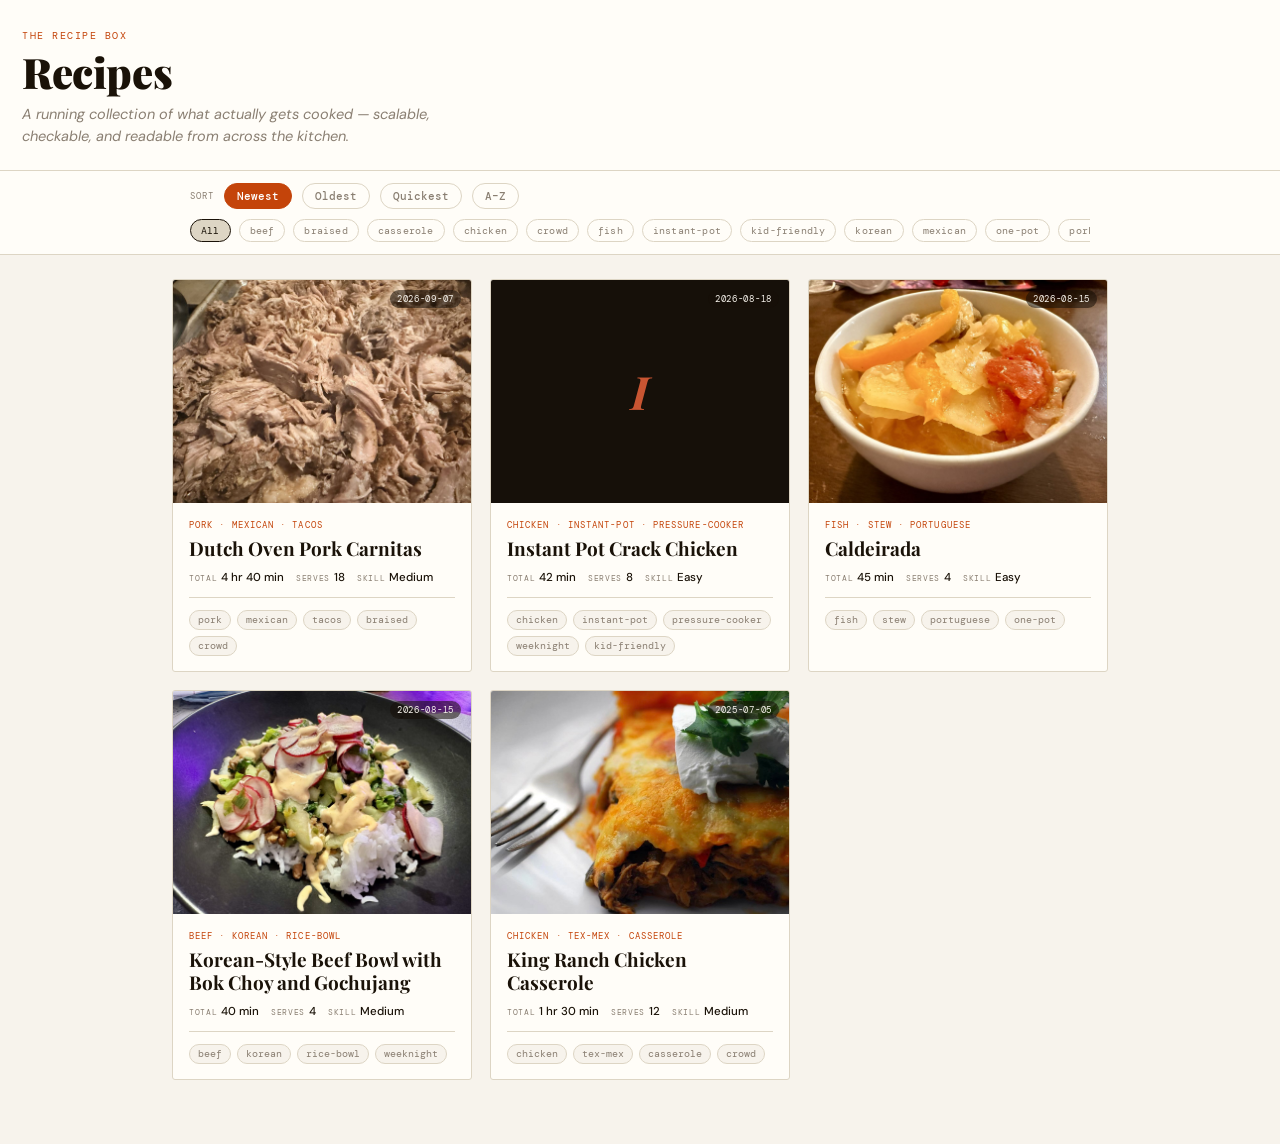
<file: index.html>
<!DOCTYPE html>
<html lang="en">
<head>
<meta charset="UTF-8">
<meta name="viewport" content="width=device-width, initial-scale=1.0, maximum-scale=1.0, user-scalable=no">
<title>Recipes</title>
<link rel="apple-touch-icon" href="/apple-touch-icon.png">
<link rel="icon" href="/favicon.ico" sizes="any">
<link rel="icon" type="image/png" href="/favicon-32x32.png" sizes="32x32">
<link rel="preconnect" href="https://fonts.googleapis.com">
<link href="https://fonts.googleapis.com/css2?family=Playfair+Display:ital,wght@0,700;0,900;1,400;1,700&family=DM+Sans:wght@300;400;500&family=DM+Mono:wght@400;500&display=swap" rel="stylesheet">
<link rel="stylesheet" href="style.css">
<style>
  .site-header {
    padding: 30px 22px 22px;
    border-bottom: 1px solid var(--border);
    background: var(--white);
  }

  .site-eyebrow {
    font-family: 'DM Mono', monospace;
    font-size: 9.5px;
    letter-spacing: 0.16em;
    text-transform: uppercase;
    color: var(--rust);
    display: block;
    margin-bottom: 8px;
  }

  .site-title {
    font-family: 'Playfair Display', serif;
    font-weight: 900;
    font-size: clamp(30px, 8vw, 42px);
    line-height: 1.05;
    letter-spacing: -0.4px;
    margin-bottom: 10px;
  }

  .site-tagline {
    font-style: italic;
    font-size: 14.5px;
    color: var(--warm-gray);
    max-width: 480px;
    line-height: 1.5;
  }

  .controls {
    position: sticky;
    top: 0;
    z-index: 100;
    background: var(--white);
    border-bottom: 1px solid var(--border);
    padding: 12px 22px;
  }

  .controls-row {
    display: flex;
    align-items: center;
    gap: 10px;
    max-width: 900px;
    margin: 0 auto;
    overflow-x: auto;
    scrollbar-width: none;
  }
  .controls-row::-webkit-scrollbar { display: none; }

  .controls-label {
    font-family: 'DM Mono', monospace;
    font-size: 9px;
    letter-spacing: 0.12em;
    text-transform: uppercase;
    color: var(--warm-gray);
    flex-shrink: 0;
  }

  .sort-pill {
    flex-shrink: 0;
    padding: 5px 12px;
    border: 1px solid var(--border);
    border-radius: 14px;
    background: transparent;
    font-family: 'DM Mono', monospace;
    font-size: 11px;
    font-weight: 500;
    color: var(--warm-gray);
    cursor: pointer;
    transition: all 0.15s;
    white-space: nowrap;
  }

  .sort-pill.active {
    border-color: var(--rust);
    background: var(--rust);
    color: white;
  }

  .tag-row {
    display: flex;
    align-items: center;
    gap: 8px;
    max-width: 900px;
    margin: 10px auto 0;
    overflow-x: auto;
    scrollbar-width: none;
  }
  .tag-row::-webkit-scrollbar { display: none; }

  .tag-pill {
    flex-shrink: 0;
    padding: 4px 10px;
    border: 1px solid var(--border);
    border-radius: 12px;
    background: transparent;
    font-family: 'DM Mono', monospace;
    font-size: 10px;
    letter-spacing: 0.02em;
    color: var(--warm-gray);
    cursor: pointer;
    transition: all 0.15s;
    white-space: nowrap;
  }

  .tag-pill.active {
    border-color: var(--ink);
    color: var(--ink);
    background: var(--border);
  }

  .grid-wrap {
    max-width: 980px;
    margin: 0 auto;
    padding: 24px 22px 64px;
  }

  .recipe-grid {
    display: grid;
    grid-template-columns: 1fr;
    gap: 18px;
  }

  @media (min-width: 620px) {
    .recipe-grid { grid-template-columns: repeat(2, 1fr); }
  }
  @media (min-width: 920px) {
    .recipe-grid { grid-template-columns: repeat(3, 1fr); }
  }

  .recipe-card {
    display: block;
    background: var(--white);
    border: 1px solid var(--border);
    border-radius: 3px;
    overflow: hidden;
    text-decoration: none;
    color: var(--ink);
    transition: transform 0.18s ease, box-shadow 0.18s ease, border-color 0.18s ease;
  }

  .recipe-card:hover {
    transform: translateY(-2px);
    border-color: var(--rust);
    box-shadow: 0 8px 20px rgba(26, 18, 8, 0.08);
  }

  .card-media {
    width: 100%;
    aspect-ratio: 4 / 3;
    background: var(--step-bg);
    position: relative;
    overflow: hidden;
  }

  .card-media img {
    width: 100%;
    height: 100%;
    object-fit: cover;
    display: block;
  }

  .card-media.no-image {
    display: flex;
    align-items: center;
    justify-content: center;
  }

  .card-media.no-image .card-initial {
    font-family: 'Playfair Display', serif;
    font-style: italic;
    font-weight: 700;
    font-size: 46px;
    color: var(--rust-light);
    opacity: 0.85;
  }

  .card-added {
    position: absolute;
    top: 10px;
    right: 10px;
    font-family: 'DM Mono', monospace;
    font-size: 9px;
    letter-spacing: 0.08em;
    text-transform: uppercase;
    color: var(--cream);
    background: rgba(22, 16, 9, 0.55);
    padding: 3px 7px;
    border-radius: 10px;
  }

  .card-body { padding: 16px 16px 15px; }

  .card-tag {
    font-family: 'DM Mono', monospace;
    font-size: 9px;
    letter-spacing: 0.12em;
    text-transform: uppercase;
    color: var(--rust);
    display: block;
    margin-bottom: 6px;
  }

  .card-title {
    font-family: 'Playfair Display', serif;
    font-weight: 700;
    font-size: 19px;
    line-height: 1.2;
    margin-bottom: 10px;
  }

  .card-meta-row {
    display: flex;
    gap: 12px;
    flex-wrap: wrap;
    margin-bottom: 12px;
    padding-bottom: 12px;
    border-bottom: 1px solid var(--border);
  }

  .card-meta-item {
    display: flex;
    align-items: baseline;
    gap: 4px;
  }

  .card-meta-label {
    font-family: 'DM Mono', monospace;
    font-size: 8px;
    letter-spacing: 0.08em;
    text-transform: uppercase;
    color: var(--warm-gray);
  }

  .card-meta-value {
    font-size: 11.5px;
    font-weight: 500;
  }

  .card-tags {
    display: flex;
    flex-wrap: wrap;
    gap: 6px;
  }

  .card-tag-chip {
    font-family: 'DM Mono', monospace;
    font-size: 9.5px;
    color: var(--warm-gray);
    background: var(--cream);
    border: 1px solid var(--border);
    padding: 3px 8px;
    border-radius: 10px;
  }

  .empty-state {
    text-align: center;
    padding: 60px 20px;
    color: var(--warm-gray);
  }

  .empty-state .eyebrow {
    font-family: 'DM Mono', monospace;
    font-size: 10px;
    letter-spacing: 0.14em;
    text-transform: uppercase;
    color: var(--rust);
    display: block;
    margin-bottom: 10px;
  }

  .empty-state h2 {
    font-family: 'Playfair Display', serif;
    font-style: italic;
    font-weight: 400;
    font-size: 22px;
    color: var(--ink);
  }
</style>
</head>
<body>

<div class="site-header">
  <span class="site-eyebrow">The Recipe Box</span>
  <h1 class="site-title">Recipes</h1>
  <p class="site-tagline">A running collection of what actually gets cooked — scalable, checkable, and readable from across the kitchen.</p>
</div>

<div class="controls">
  <div class="controls-row" id="sort-row">
    <span class="controls-label">Sort</span>
    <button class="sort-pill active" data-sort="added-desc">Newest</button>
    <button class="sort-pill" data-sort="added-asc">Oldest</button>
    <button class="sort-pill" data-sort="total-asc">Quickest</button>
    <button class="sort-pill" data-sort="title-asc">A–Z</button>
  </div>
  <div class="tag-row" id="tag-row"></div>
</div>

<div class="grid-wrap">
  <div class="recipe-grid" id="recipe-grid"></div>
</div>

<script src="recipes.js"></script>
<script>
  let sortMode = 'added-desc';
  let activeTag = null;

  function fmtTime(mins) {
    if (mins < 60) return mins + ' min';
    const h = Math.floor(mins / 60), m = mins % 60;
    return m === 0 ? (h + ' hr') : (h + ' hr ' + m + ' min');
  }

  function allTags() {
    const set = new Set();
    RECIPES.forEach(r => r.tags.forEach(t => set.add(t)));
    return [...set].sort();
  }

  function renderTagRow() {
    const tags = allTags();
    document.getElementById('tag-row').innerHTML =
      '<button class="tag-pill' + (activeTag === null ? ' active' : '') + '" data-tag="">All</button>' +
      tags.map(t => '<button class="tag-pill' + (activeTag === t ? ' active' : '') + '" data-tag="' + t + '">' + t + '</button>').join('');

    document.querySelectorAll('.tag-pill').forEach(btn => {
      btn.addEventListener('click', () => {
        activeTag = btn.dataset.tag || null;
        renderTagRow();
        renderGrid();
      });
    });
  }

  function sortRecipes(list) {
    const sorted = [...list];
    switch (sortMode) {
      case 'added-desc': return sorted.sort((a, b) => b.added.localeCompare(a.added));
      case 'added-asc':  return sorted.sort((a, b) => a.added.localeCompare(b.added));
      case 'total-asc':  return sorted.sort((a, b) => (a.prepMins + a.cookMins) - (b.prepMins + b.cookMins));
      case 'title-asc':  return sorted.sort((a, b) => a.title.localeCompare(b.title));
      default: return sorted;
    }
  }

  function cardHtml(r) {
    const media = r.image
      ? '<div class="card-media"><img src="' + r.image + '" alt="' + r.title + '" loading="lazy"></div>'
      : '<div class="card-media no-image"><span class="card-initial">' + r.title.charAt(0) + '</span></div>';

    return '<a class="recipe-card" href="recipes/' + r.slug + '.html">' +
      '<div style="position:relative;">' + media +
      '<span class="card-added">' + r.added + '</span></div>' +
      '<div class="card-body">' +
      '<span class="card-tag">' + r.tags.slice(0, 3).join(' · ') + '</span>' +
      '<div class="card-title">' + r.title + '</div>' +
      '<div class="card-meta-row">' +
      '<div class="card-meta-item"><span class="card-meta-label">Total</span><span class="card-meta-value">' + fmtTime(r.prepMins + r.cookMins) + '</span></div>' +
      '<div class="card-meta-item"><span class="card-meta-label">Serves</span><span class="card-meta-value">' + r.serves + '</span></div>' +
      '<div class="card-meta-item"><span class="card-meta-label">Skill</span><span class="card-meta-value">' + (r.skill.charAt(0).toUpperCase() + r.skill.slice(1)) + '</span></div>' +
      '</div>' +
      '<div class="card-tags">' + r.tags.map(t => '<span class="card-tag-chip">' + t + '</span>').join('') + '</div>' +
      '</div></a>';
  }

  function renderGrid() {
    let list = activeTag ? RECIPES.filter(r => r.tags.includes(activeTag)) : RECIPES;
    list = sortRecipes(list);

    const grid = document.getElementById('recipe-grid');
    const existingEmpty = document.getElementById('empty-state');
    if (existingEmpty) existingEmpty.remove();

    if (list.length === 0) {
      grid.innerHTML = '';
      grid.insertAdjacentHTML('afterend', '<div class="empty-state" id="empty-state"><span class="eyebrow">Nothing here yet</span><h2>No recipes match that filter.</h2></div>');
    } else {
      grid.innerHTML = list.map(cardHtml).join('');
    }
  }

  document.querySelectorAll('.sort-pill').forEach(btn => {
    btn.addEventListener('click', () => {
      sortMode = btn.dataset.sort;
      document.querySelectorAll('.sort-pill').forEach(p => p.classList.toggle('active', p === btn));
      renderGrid();
    });
  });

  renderTagRow();
  renderGrid();

  if ('serviceWorker' in navigator) {
    window.addEventListener('load', () => {
      navigator.serviceWorker.register('/sw.js').catch(console.error);
    });
  }
</script>
</body>
</html>
</file>
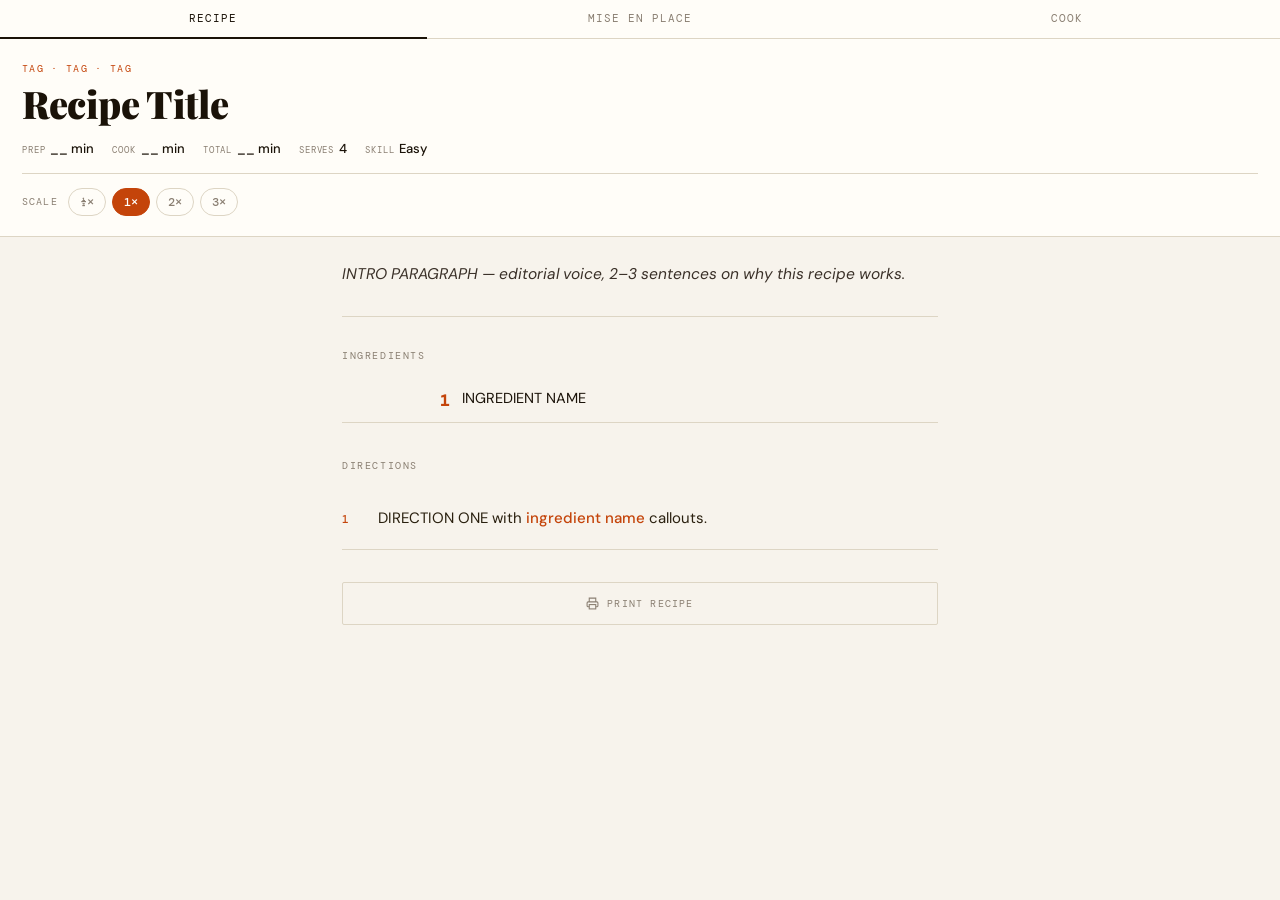
<file: recipe-template.html>
<!DOCTYPE html>
<html lang="en">
<head>
<meta charset="UTF-8">
<meta name="viewport" content="width=device-width, initial-scale=1.0, maximum-scale=1.0, user-scalable=no">
<title>RECIPE TITLE</title>
<link rel="apple-touch-icon" href="/apple-touch-icon.png">
<link rel="icon" href="/favicon.ico" sizes="any">
<link rel="icon" type="image/png" href="/favicon-32x32.png" sizes="32x32">
<link rel="preconnect" href="https://fonts.googleapis.com">
<link href="https://fonts.googleapis.com/css2?family=Playfair+Display:ital,wght@0,700;0,900;1,400;1,700&family=DM+Sans:wght@300;400;500&family=DM+Mono:wght@400;500&display=swap" rel="stylesheet">
<!-- NOTE: this template lives at repo root but is designed to be copied into
     recipes/[new-slug].html. Paths below (../style.css, ../recipe-engine.js)
     are correct for that destination, not for previewing the template in
     place at the root. Copy it into recipes/ before opening in a browser. -->
<link rel="stylesheet" href="../style.css">
</head>
<body>

<!-- STICKY TABS -->
<div class="tabs">
  <button class="tab active" onclick="showTab('recipe')">Recipe</button>
  <button class="tab" onclick="showTab('mise')">Mise en Place</button>
  <button class="tab" onclick="showTab('cook')">Cook</button>
</div>

<!-- ══ RECIPE PANEL ══ -->
<div class="panel active" id="panel-recipe">
  <div class="recipe-title-block">
    <span class="recipe-tag">TAG · TAG · TAG</span>
    <h1 class="recipe-main-title">Recipe Title</h1>
    <div class="recipe-meta-row">
      <div class="meta-item">
        <span class="meta-label">Prep</span>
        <span class="meta-value">__ min</span>
      </div>
      <div class="meta-item">
        <span class="meta-label">Cook</span>
        <span class="meta-value">__ min</span>
      </div>
      <div class="meta-item">
        <span class="meta-label">Total</span>
        <span class="meta-value">__ min</span>
      </div>
      <div class="meta-item">
        <span class="meta-label">Serves</span>
        <span class="meta-value"><span id="serves-display">4</span></span>
      </div>
      <div class="meta-item">
        <span class="meta-label">Skill</span>
        <span class="meta-value">Easy</span>
      </div>
    </div>
    <div class="scale-row">
      <span class="scale-label">Scale</span>
      <div class="scale-pills">
        <button class="scale-pill" data-scale="0.5" onclick="setScale(0.5)">½×</button>
        <button class="scale-pill active" data-scale="1" onclick="setScale(1)">1×</button>
        <button class="scale-pill" data-scale="2" onclick="setScale(2)">2×</button>
        <button class="scale-pill" data-scale="3" onclick="setScale(3)">3×</button>
      </div>
    </div>
  </div>
  <div class="recipe-hero" id="recipe-hero"></div>
  <div class="recipe-panel">
    <p class="recipe-source" id="recipe-source"></p>
    <p class="intro-text">INTRO PARAGRAPH — editorial voice, 2–3 sentences on why this recipe works.</p>
    <div class="section-head">Ingredients</div>
    <ul class="ingredients-list" id="recipe-ing-list"></ul>
    <div class="section-head">Directions</div>
    <ol class="directions-list" id="recipe-dir-list"></ol>
    <button class="print-btn" onclick="window.print()">
      <svg width="13" height="13" viewBox="0 0 24 24" fill="none" stroke="currentColor" stroke-width="2"><path d="M6 9V2h12v7M6 18H4a2 2 0 01-2-2v-5a2 2 0 012-2h16a2 2 0 012 2v5a2 2 0 01-2 2h-2"/><rect x="6" y="14" width="12" height="8"/></svg>
      Print Recipe
    </button>
  </div>
</div>

<!-- ══ MISE EN PLACE PANEL ══ -->
<div class="panel" id="panel-mise">
  <div class="mise-panel">
    <div class="mise-progress-wrap">
      <div class="mise-progress-label">
        <span>Prep Progress</span>
        <div style="display:flex;align-items:center;gap:10px;">
          <span id="mise-count">0 / 0</span>
          <button class="mise-reset" onclick="resetMise()">Reset</button>
        </div>
      </div>
      <div class="mise-bar"><div class="mise-bar-fill" id="mise-bar-fill"></div></div>
    </div>
    <p class="mise-intro">Check off each ingredient as you measure and prep. Get everything ready before the pan goes on heat.</p>
    <ul class="mise-list" id="mise-list"></ul>
  </div>
</div>

<!-- ══ COOK PANEL ══ -->
<div class="panel" id="panel-cook">
  <div class="cook-panel">
    <div class="cook-progress-bar">
      <div class="cook-progress-fill" id="cook-progress-fill"></div>
    </div>
    <div class="cook-steps-container" id="cook-container">
      <div class="cook-steps-track" id="cook-track"></div>
      <div class="swipe-hint">← swipe →</div>
    </div>
    <div class="cook-nav">
      <button class="cook-nav-btn" id="cook-prev" onclick="cookNav(-1)" disabled>←</button>
      <div class="cook-step-counter"><em id="cook-cur">1</em> / <span id="cook-total">0</span></div>
      <button class="cook-nav-btn" id="cook-next" onclick="cookNav(1)">→</button>
    </div>
  </div>
</div>

<script>
// ═══════════════════════════════════════════════════════
// INGREDIENTS
// Each: { group, qty, unit, name }
// group: section heading — use "" if no groups
// qty:   base (1×) amount, always a number
// unit:  "tsp" | "tbsp" | "cup" | "oz" | "lb" | "cloves" | "handful" | "pinch" | "" (countable)
// name:  lowercase, include prep notes e.g. "garlic, minced"
// ═══════════════════════════════════════════════════════
const INGREDIENTS = [
  { group:"",  qty:1,   unit:"",     name:"INGREDIENT NAME" },
  // Non-scalable example (e.g. "salt to taste") — qty/unit are ignored, label displays instead:
  // { group:"", qty:0, unit:"", name:"Salt", scalable:false, label:"To taste" },
  // add more...
];

// ═══════════════════════════════════════════════════════
// COOK STEPS
// Array of steps; each step is an array of segments:
//   { t:"t", v:"plain text" }
//   { t:"i", i:INGREDIENT_INDEX, frac:1 }   frac = fraction of qty used in this step
//   { t:"s", v:"bold technique note" }
// ═══════════════════════════════════════════════════════
const COOK_STEPS = [
  [
    { t:"t", v:"STEP ONE TEXT with " },
    { t:"i", i:0, frac:1 },
    { t:"t", v:"." },
  ],
  // add more steps...
];

// ═══════════════════════════════════════════════════════
// DIRECTIONS (Recipe tab — static HTML, name callouts only, no quantities)
// ═══════════════════════════════════════════════════════
const DIRECTIONS = [
  `DIRECTION ONE with <span class="ing-inline">ingredient name</span> callouts.`,
  // add more...
];

// ═══════════════════════════════════════════════════════
// SOURCE — optional. Plain text ("Grandma Neely") or a URL
// (auto-shortened to just the domain when displayed). Leave "" to omit.
// ═══════════════════════════════════════════════════════
const SOURCE = "";

// ═══════════════════════════════════════════════════════
// BASE SERVES — update to match recipe
// ═══════════════════════════════════════════════════════
const BASE_SERVES = 4;
</script>
<script src="../recipes.js"></script>
<script src="../recipe-engine.js"></script>
<script>
  if ('serviceWorker' in navigator) {
    window.addEventListener('load', () => {
      navigator.serviceWorker.register('/sw.js').catch(console.error);
    });
  }
</script>
</body>
</html>
</file>
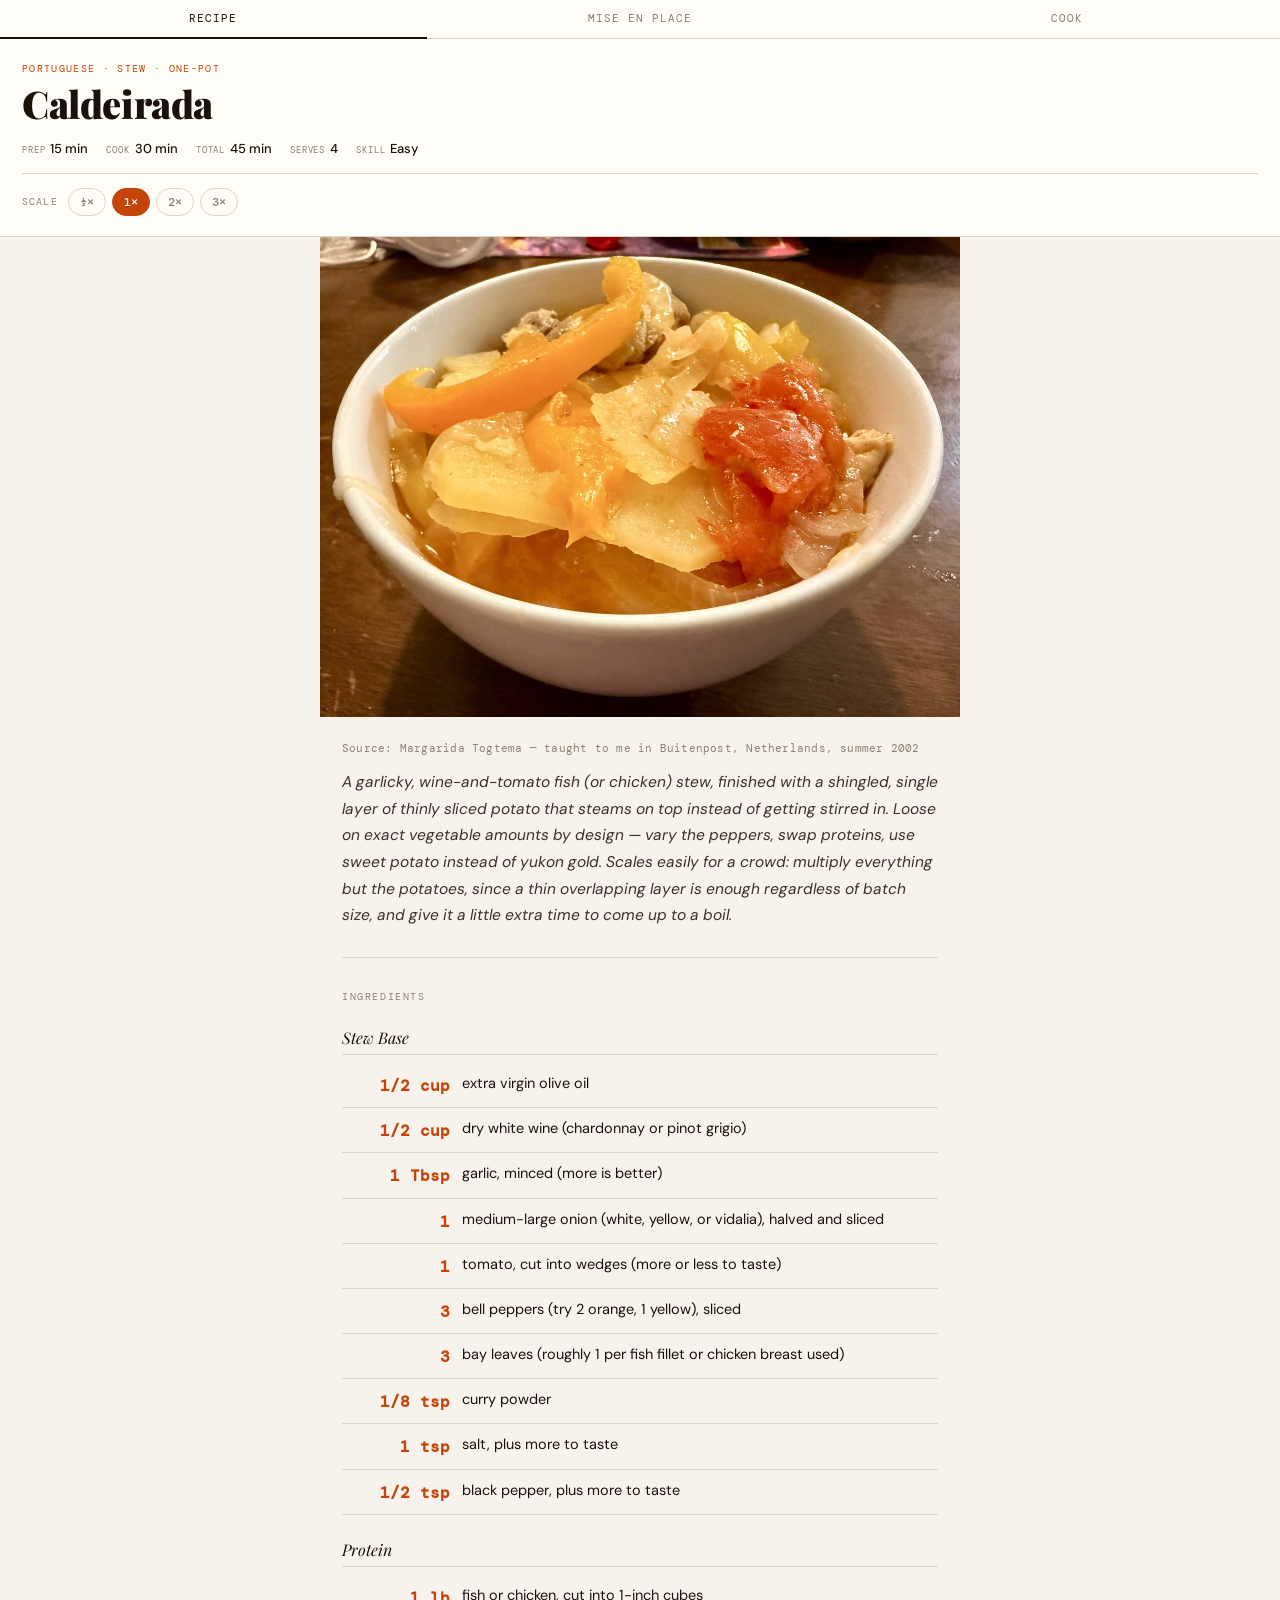
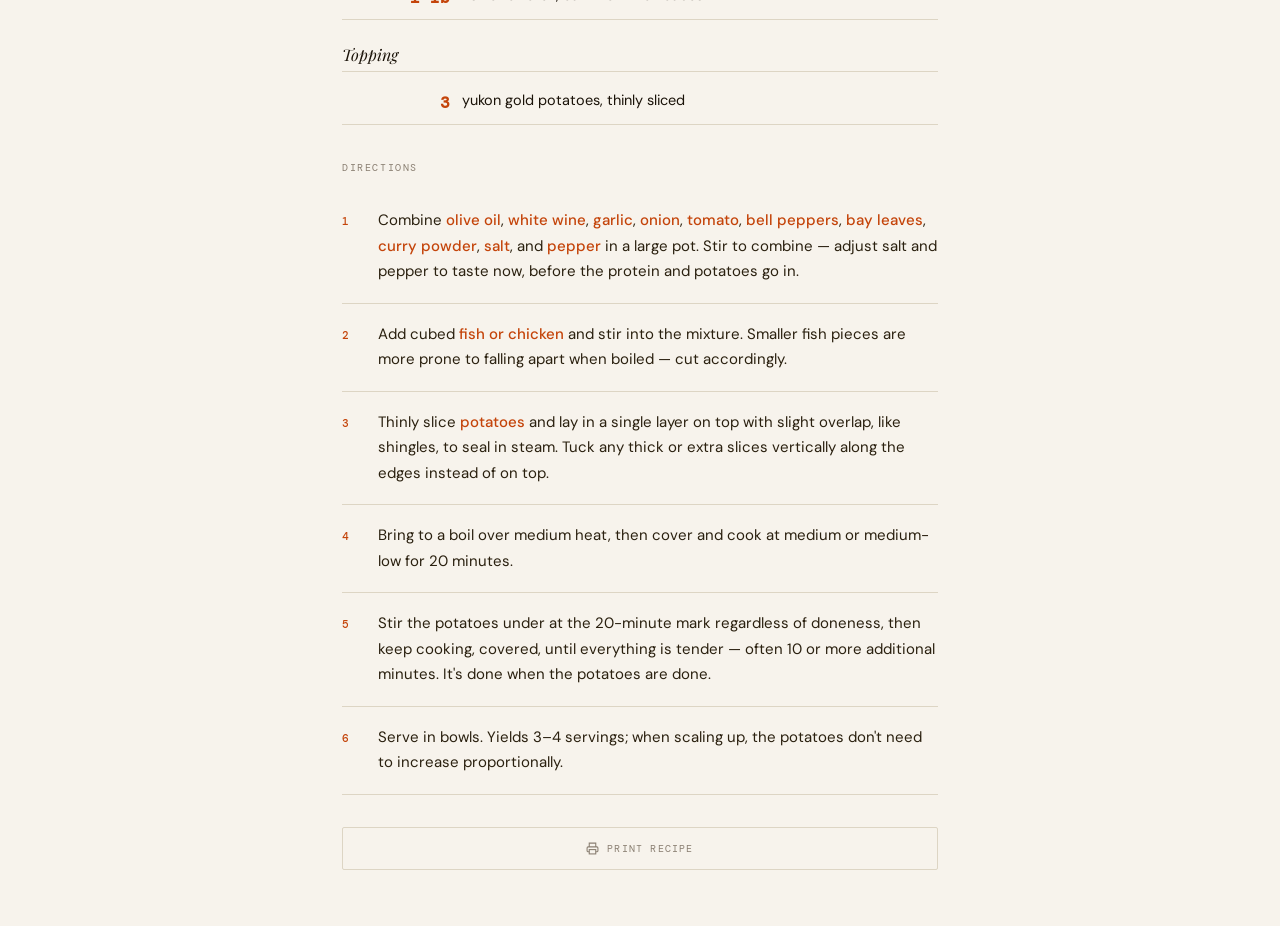
<file: recipes/caldeirada.html>
<!DOCTYPE html>
<html lang="en">
<head>
<meta charset="UTF-8">
<meta name="viewport" content="width=device-width, initial-scale=1.0, maximum-scale=1.0, user-scalable=no">
<title>Caldeirada</title>
<link rel="apple-touch-icon" href="/apple-touch-icon.png">
<link rel="icon" href="/favicon.ico" sizes="any">
<link rel="icon" type="image/png" href="/favicon-32x32.png" sizes="32x32">
<link rel="preconnect" href="https://fonts.googleapis.com">
<link href="https://fonts.googleapis.com/css2?family=Playfair+Display:ital,wght@0,700;0,900;1,400;1,700&family=DM+Sans:wght@300;400;500&family=DM+Mono:wght@400;500&display=swap" rel="stylesheet">
<link rel="stylesheet" href="../style.css">
</head>
<body>

<div class="tabs">
  <button class="tab active" onclick="showTab('recipe')">Recipe</button>
  <button class="tab" onclick="showTab('mise')">Mise en Place</button>
  <button class="tab" onclick="showTab('cook')">Cook</button>
</div>

<div class="panel active" id="panel-recipe">
  <div class="recipe-title-block">
    <span class="recipe-tag">Portuguese · Stew · One-Pot</span>
    <h1 class="recipe-main-title">Caldeirada</h1>
    <div class="recipe-meta-row">
      <div class="meta-item"><span class="meta-label">Prep</span><span class="meta-value">15 min</span></div>
      <div class="meta-item"><span class="meta-label">Cook</span><span class="meta-value">30 min</span></div>
      <div class="meta-item"><span class="meta-label">Total</span><span class="meta-value">45 min</span></div>
      <div class="meta-item"><span class="meta-label">Serves</span><span class="meta-value"><span id="serves-display">4</span></span></div>
      <div class="meta-item"><span class="meta-label">Skill</span><span class="meta-value">Easy</span></div>
    </div>
    <div class="scale-row">
      <span class="scale-label">Scale</span>
      <div class="scale-pills">
        <button class="scale-pill" data-scale="0.5" onclick="setScale(0.5)">½×</button>
        <button class="scale-pill active" data-scale="1" onclick="setScale(1)">1×</button>
        <button class="scale-pill" data-scale="2" onclick="setScale(2)">2×</button>
        <button class="scale-pill" data-scale="3" onclick="setScale(3)">3×</button>
      </div>
    </div>
  </div>
  <div class="recipe-hero" id="recipe-hero"></div>
  <div class="recipe-panel">
    <p class="recipe-source" id="recipe-source"></p>
    <p class="intro-text">A garlicky, wine-and-tomato fish (or chicken) stew, finished with a shingled, single layer of thinly sliced potato that steams on top instead of getting stirred in. Loose on exact vegetable amounts by design — vary the peppers, swap proteins, use sweet potato instead of yukon gold. Scales easily for a crowd: multiply everything but the potatoes, since a thin overlapping layer is enough regardless of batch size, and give it a little extra time to come up to a boil.</p>
    <div class="section-head">Ingredients</div>
    <ul class="ingredients-list" id="recipe-ing-list"></ul>
    <div class="section-head">Directions</div>
    <ol class="directions-list" id="recipe-dir-list"></ol>
    <button class="print-btn" onclick="window.print()">
      <svg width="13" height="13" viewBox="0 0 24 24" fill="none" stroke="currentColor" stroke-width="2"><path d="M6 9V2h12v7M6 18H4a2 2 0 01-2-2v-5a2 2 0 012-2h16a2 2 0 012 2v5a2 2 0 01-2 2h-2"/><rect x="6" y="14" width="12" height="8"/></svg>
      Print Recipe
    </button>
  </div>
</div>

<div class="panel" id="panel-mise">
  <div class="mise-panel">
    <div class="mise-progress-wrap">
      <div class="mise-progress-label">
        <span>Prep Progress</span>
        <div style="display:flex;align-items:center;gap:10px;">
          <span id="mise-count">0 / 12</span>
          <button class="mise-reset" onclick="resetMise()">Reset</button>
        </div>
      </div>
      <div class="mise-bar"><div class="mise-bar-fill" id="mise-bar-fill"></div></div>
    </div>
    <p class="mise-intro">Check off each ingredient as you measure and prep. Get everything ready before the pan goes on heat.</p>
    <ul class="mise-list" id="mise-list"></ul>
  </div>
</div>

<div class="panel" id="panel-cook">
  <div class="cook-panel">
    <div class="cook-progress-bar"><div class="cook-progress-fill" id="cook-progress-fill"></div></div>
    <div class="cook-steps-container" id="cook-container">
      <div class="cook-steps-track" id="cook-track"></div>
      <div class="swipe-hint">← swipe →</div>
    </div>
    <div class="cook-nav">
      <button class="cook-nav-btn" id="cook-prev" onclick="cookNav(-1)" disabled>←</button>
      <div class="cook-step-counter"><em id="cook-cur">1</em> / <span id="cook-total">8</span></div>
      <button class="cook-nav-btn" id="cook-next" onclick="cookNav(1)">→</button>
    </div>
  </div>
</div>

<script>
const INGREDIENTS = [
  { group:"Stew Base", qty:0.5,   unit:"cup",  name:"extra virgin olive oil" },
  { group:"Stew Base", qty:0.5,   unit:"cup",  name:"dry white wine (chardonnay or pinot grigio)" },
  { group:"Stew Base", qty:1,     unit:"tbsp", name:"garlic, minced (more is better)" },
  { group:"Stew Base", qty:1,     unit:"",     name:"medium-large onion (white, yellow, or vidalia), halved and sliced" },
  { group:"Stew Base", qty:1,     unit:"",     name:"tomato, cut into wedges (more or less to taste)" },
  { group:"Stew Base", qty:3,     unit:"",     name:"bell peppers (try 2 orange, 1 yellow), sliced" },
  { group:"Stew Base", qty:3,     unit:"",     name:"bay leaves (roughly 1 per fish fillet or chicken breast used)" },
  { group:"Stew Base", qty:0.125, unit:"tsp",  name:"curry powder" },
  { group:"Stew Base", qty:1,     unit:"tsp",  name:"salt, plus more to taste" },
  { group:"Stew Base", qty:0.5,   unit:"tsp",  name:"black pepper, plus more to taste" },
  { group:"Protein",   qty:1,     unit:"lb",   name:"fish or chicken, cut into 1-inch cubes" },
  { group:"Topping",   qty:3,     unit:"",     name:"yukon gold potatoes, thinly sliced", scalable:false, label:"3" },
];

const COOK_STEPS = [
  [
    {t:"t",v:"In a large pot (chili-pot size), combine "},
    {t:"i",i:0,frac:1},
    {t:"t",v:", "},
    {t:"i",i:1,frac:1},
    {t:"t",v:", "},
    {t:"i",i:2,frac:1},
    {t:"t",v:", "},
    {t:"i",i:3,frac:1},
    {t:"t",v:", "},
    {t:"i",i:4,frac:1},
    {t:"t",v:", "},
    {t:"i",i:5,frac:1},
    {t:"t",v:", "},
    {t:"i",i:6,frac:1},
    {t:"t",v:", "},
    {t:"i",i:7,frac:1},
    {t:"t",v:", "},
    {t:"i",i:8,frac:1},
    {t:"t",v:", and "},
    {t:"i",i:9,frac:1},
    {t:"t",v:". Stir to combine — this is your last easy chance to adjust salt and pepper before the protein and potatoes go in."},
  ],[
    {t:"t",v:"Add the cubed "},
    {t:"i",i:10,frac:1},
    {t:"t",v:" and stir it into the mixture."},
  ],[
    {t:"t",v:"Thinly slice the "},
    {t:"i",i:11,frac:1},
    {t:"t",v:" — thinner slices cook faster and more evenly. Lay them in a single layer on top with slight overlap, like shingles, to help seal in steam. If any slices are too thick, or you have extras left over, tuck them vertically down into the mix along the edges instead of leaving them on top."},
  ],[
    {t:"t",v:"Bring to a boil over "},
    {t:"s",v:"medium heat"},
    {t:"t",v:", then cover and reduce to "},
    {t:"s",v:"medium or medium-low"},
    {t:"t",v:". Cook "},
    {t:"s",v:"20 minutes"},
    {t:"t",v:"."},
  ],[
    {t:"t",v:"At the 20-minute mark, stir the potatoes under regardless of how done they look. Continue cooking, covered — this often takes "},
    {t:"s",v:"10 or more additional minutes"},
    {t:"t",v:". The dish is done when the potatoes are done."},
  ],[
    {t:"t",v:"Serve in bowls."},
  ],
];

const DIRECTIONS = [
  `Combine <span class="ing-inline">olive oil</span>, <span class="ing-inline">white wine</span>, <span class="ing-inline">garlic</span>, <span class="ing-inline">onion</span>, <span class="ing-inline">tomato</span>, <span class="ing-inline">bell peppers</span>, <span class="ing-inline">bay leaves</span>, <span class="ing-inline">curry powder</span>, <span class="ing-inline">salt</span>, and <span class="ing-inline">pepper</span> in a large pot. Stir to combine — adjust salt and pepper to taste now, before the protein and potatoes go in.`,
  `Add cubed <span class="ing-inline">fish or chicken</span> and stir into the mixture. Smaller fish pieces are more prone to falling apart when boiled — cut accordingly.`,
  `Thinly slice <span class="ing-inline">potatoes</span> and lay in a single layer on top with slight overlap, like shingles, to seal in steam. Tuck any thick or extra slices vertically along the edges instead of on top.`,
  `Bring to a boil over medium heat, then cover and cook at medium or medium-low for 20 minutes.`,
  `Stir the potatoes under at the 20-minute mark regardless of doneness, then keep cooking, covered, until everything is tender — often 10 or more additional minutes. It's done when the potatoes are done.`,
  `Serve in bowls. Yields 3–4 servings; when scaling up, the potatoes don't need to increase proportionally.`,
];

const SOURCE = "Margarida Togtema — taught to me in Buitenpost, Netherlands, summer 2002";

const BASE_SERVES = 4;
</script>
<script src="../recipes.js"></script>
<script src="../recipe-engine.js"></script>
<script>
  if ('serviceWorker' in navigator) {
    window.addEventListener('load', () => {
      navigator.serviceWorker.register('/sw.js').catch(console.error);
    });
  }
</script>
</body>
</html>
</file>
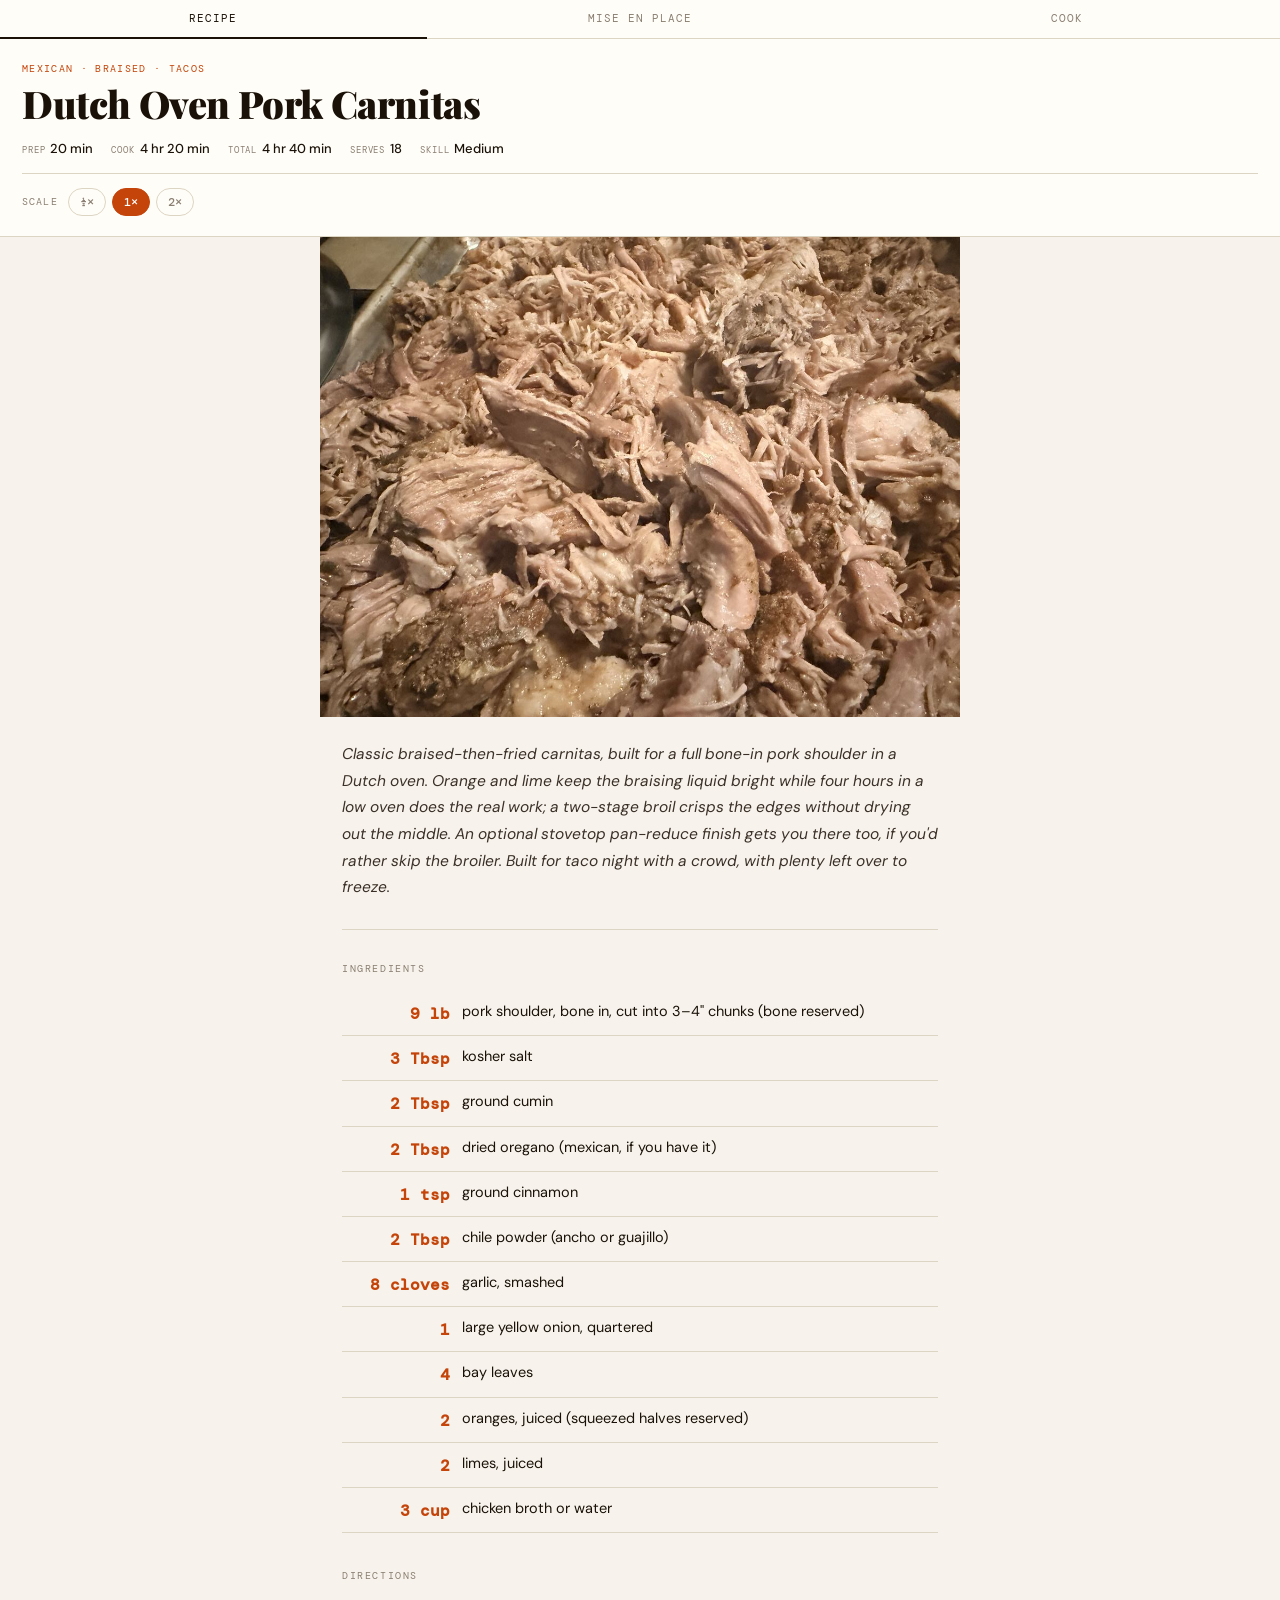
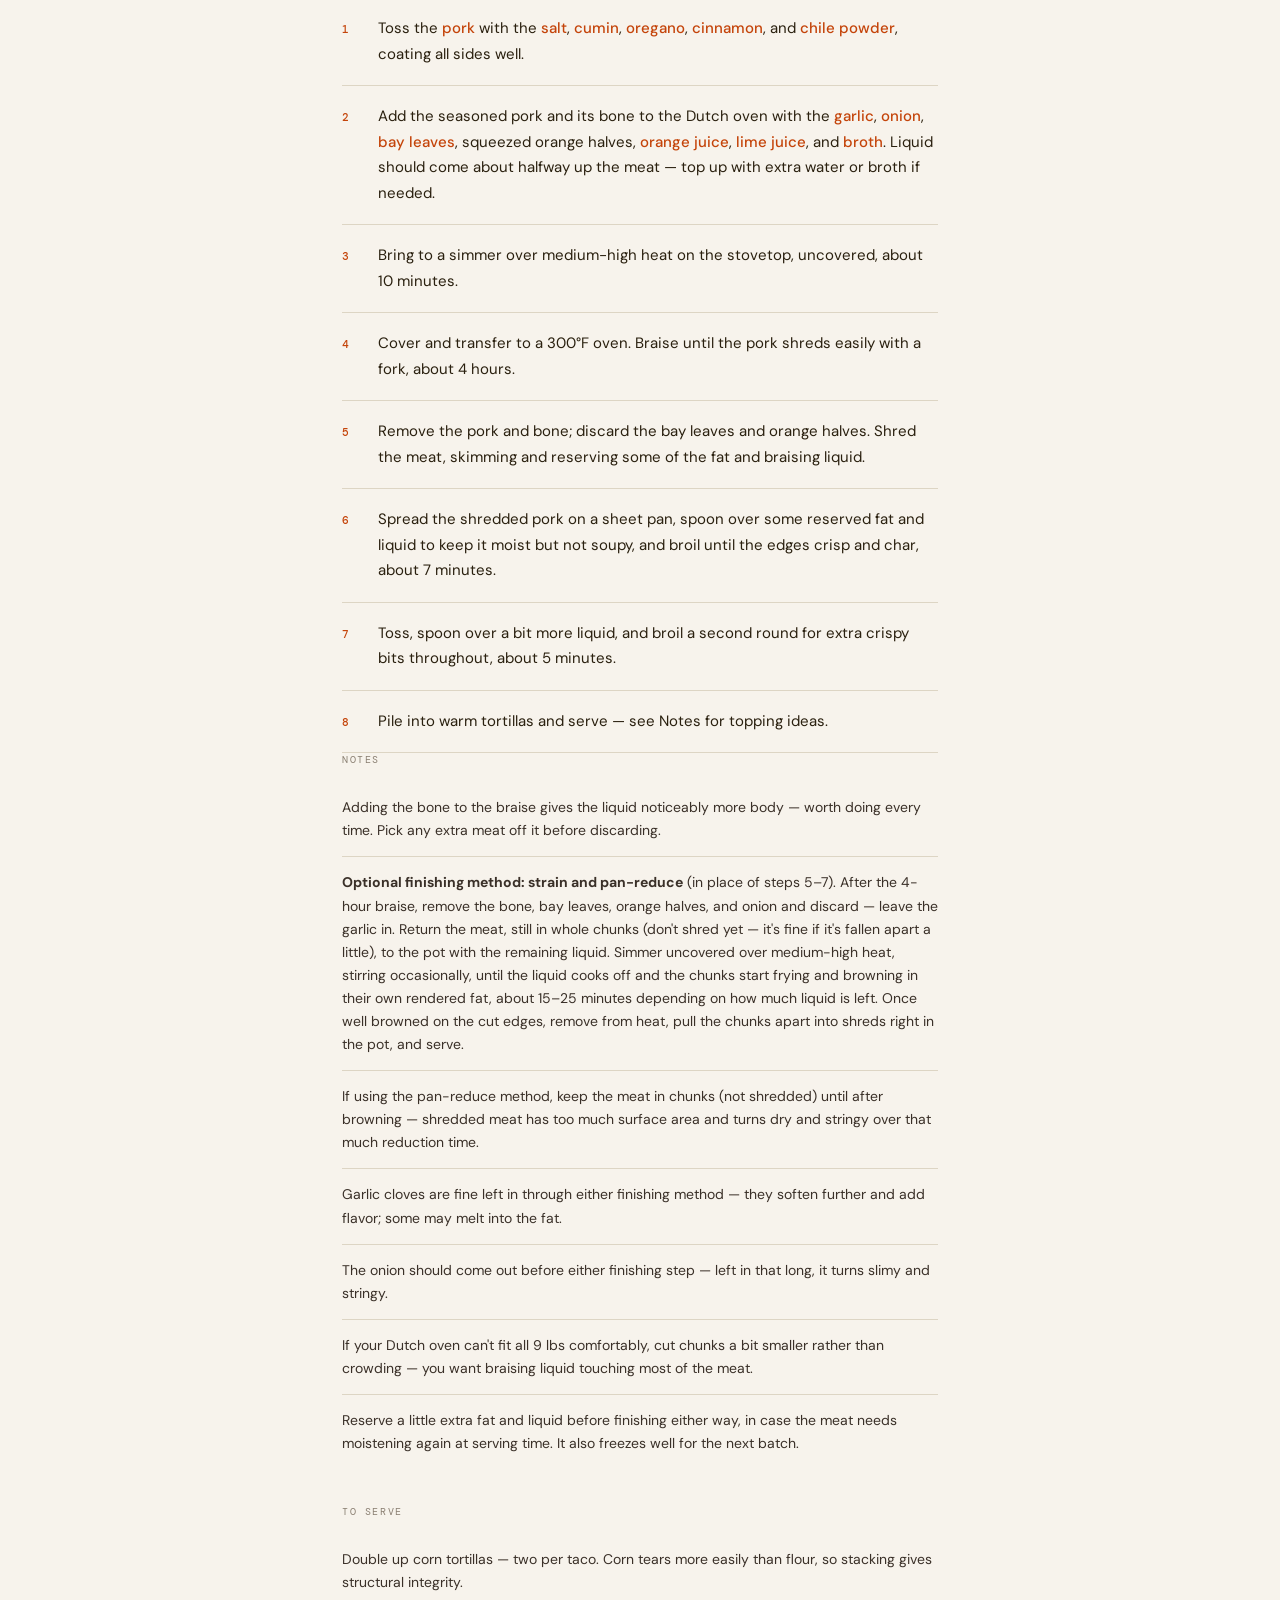
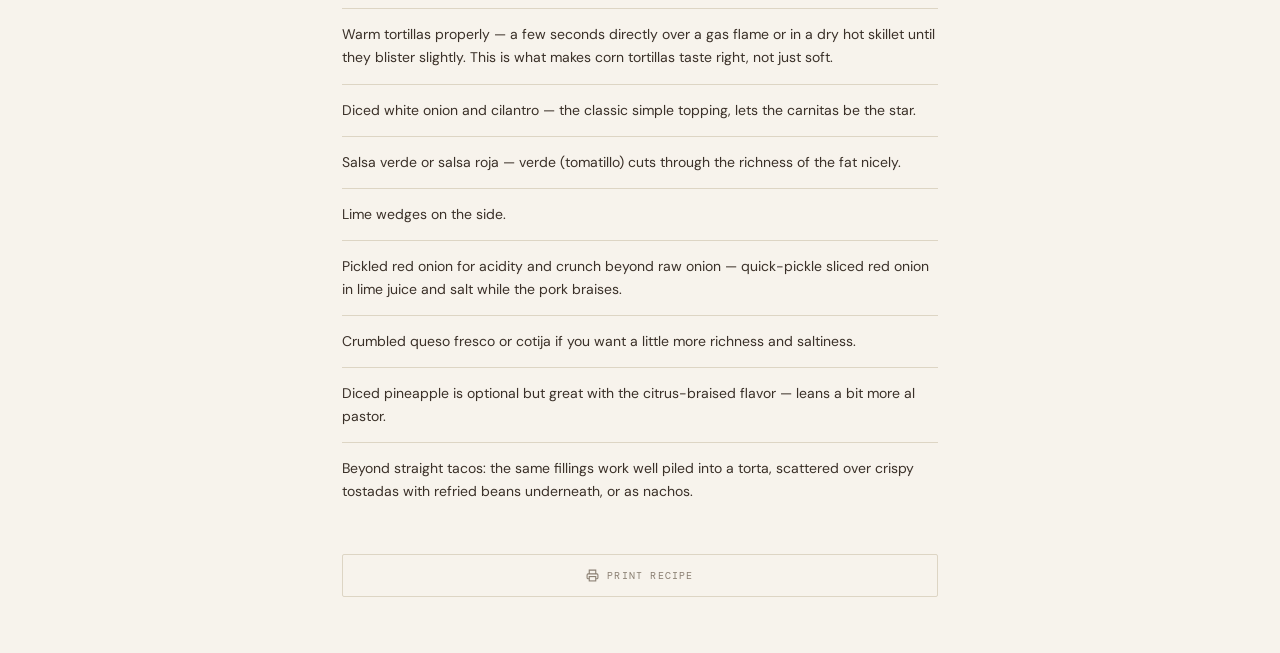
<file: recipes/dutch-oven-pork-carnitas.html>
<!DOCTYPE html>
<html lang="en">
<head>
<meta charset="UTF-8">
<meta name="viewport" content="width=device-width, initial-scale=1.0, maximum-scale=1.0, user-scalable=no">
<title>Dutch Oven Pork Carnitas</title>
<link rel="apple-touch-icon" href="/apple-touch-icon.png">
<link rel="icon" href="/favicon.ico" sizes="any">
<link rel="icon" type="image/png" href="/favicon-32x32.png" sizes="32x32">
<link rel="preconnect" href="https://fonts.googleapis.com">
<link href="https://fonts.googleapis.com/css2?family=Playfair+Display:ital,wght@0,700;0,900;1,400;1,700&family=DM+Sans:wght@300;400;500&family=DM+Mono:wght@400;500&display=swap" rel="stylesheet">
<link rel="stylesheet" href="../style.css">
</head>
<body>

<div class="tabs">
  <button class="tab active" onclick="showTab('recipe')">Recipe</button>
  <button class="tab" onclick="showTab('mise')">Mise en Place</button>
  <button class="tab" onclick="showTab('cook')">Cook</button>
</div>

<div class="panel active" id="panel-recipe">
  <div class="recipe-title-block">
    <span class="recipe-tag">Mexican · Braised · Tacos</span>
    <h1 class="recipe-main-title">Dutch Oven Pork Carnitas</h1>
    <div class="recipe-meta-row">
      <div class="meta-item"><span class="meta-label">Prep</span><span class="meta-value">20 min</span></div>
      <div class="meta-item"><span class="meta-label">Cook</span><span class="meta-value">4 hr 20 min</span></div>
      <div class="meta-item"><span class="meta-label">Total</span><span class="meta-value">4 hr 40 min</span></div>
      <div class="meta-item"><span class="meta-label">Serves</span><span class="meta-value"><span id="serves-display">18</span></span></div>
      <div class="meta-item"><span class="meta-label">Skill</span><span class="meta-value">Medium</span></div>
    </div>
    <div class="scale-row">
      <span class="scale-label">Scale</span>
      <div class="scale-pills">
        <button class="scale-pill" data-scale="0.5" onclick="setScale(0.5)">½×</button>
        <button class="scale-pill active" data-scale="1" onclick="setScale(1)">1×</button>
        <button class="scale-pill" data-scale="2" onclick="setScale(2)">2×</button>
      </div>
    </div>
  </div>
  <div class="recipe-hero" id="recipe-hero"></div>
  <div class="recipe-panel">
    <p class="recipe-source" id="recipe-source"></p>
    <p class="intro-text">Classic braised-then-fried carnitas, built for a full bone-in pork shoulder in a Dutch oven. Orange and lime keep the braising liquid bright while four hours in a low oven does the real work; a two-stage broil crisps the edges without drying out the middle. An optional stovetop pan-reduce finish gets you there too, if you'd rather skip the broiler. Built for taco night with a crowd, with plenty left over to freeze.</p>
    <div class="section-head">Ingredients</div>
    <ul class="ingredients-list" id="recipe-ing-list"></ul>
    <div class="section-head">Directions</div>
    <ol class="directions-list" id="recipe-dir-list"></ol>
    <div class="section-head">Notes</div>
    <ul class="notes-list">
      <li>Adding the bone to the braise gives the liquid noticeably more body — worth doing every time. Pick any extra meat off it before discarding.</li>
      <li><strong>Optional finishing method: strain and pan-reduce</strong> (in place of steps 5–7). After the 4-hour braise, remove the bone, bay leaves, orange halves, and onion and discard — leave the garlic in. Return the meat, still in whole chunks (don't shred yet — it's fine if it's fallen apart a little), to the pot with the remaining liquid. Simmer uncovered over medium-high heat, stirring occasionally, until the liquid cooks off and the chunks start frying and browning in their own rendered fat, about 15–25 minutes depending on how much liquid is left. Once well browned on the cut edges, remove from heat, pull the chunks apart into shreds right in the pot, and serve.</li>
      <li>If using the pan-reduce method, keep the meat in chunks (not shredded) until after browning — shredded meat has too much surface area and turns dry and stringy over that much reduction time.</li>
      <li>Garlic cloves are fine left in through either finishing method — they soften further and add flavor; some may melt into the fat.</li>
      <li>The onion should come out before either finishing step — left in that long, it turns slimy and stringy.</li>
      <li>If your Dutch oven can't fit all 9 lbs comfortably, cut chunks a bit smaller rather than crowding — you want braising liquid touching most of the meat.</li>
      <li>Reserve a little extra fat and liquid before finishing either way, in case the meat needs moistening again at serving time. It also freezes well for the next batch.</li>
    </ul>
    <div class="section-head">To Serve</div>
    <ul class="notes-list">
      <li>Double up corn tortillas — two per taco. Corn tears more easily than flour, so stacking gives structural integrity.</li>
      <li>Warm tortillas properly — a few seconds directly over a gas flame or in a dry hot skillet until they blister slightly. This is what makes corn tortillas taste right, not just soft.</li>
      <li>Diced white onion and cilantro — the classic simple topping, lets the carnitas be the star.</li>
      <li>Salsa verde or salsa roja — verde (tomatillo) cuts through the richness of the fat nicely.</li>
      <li>Lime wedges on the side.</li>
      <li>Pickled red onion for acidity and crunch beyond raw onion — quick-pickle sliced red onion in lime juice and salt while the pork braises.</li>
      <li>Crumbled queso fresco or cotija if you want a little more richness and saltiness.</li>
      <li>Diced pineapple is optional but great with the citrus-braised flavor — leans a bit more al pastor.</li>
      <li>Beyond straight tacos: the same fillings work well piled into a torta, scattered over crispy tostadas with refried beans underneath, or as nachos.</li>
    </ul>
    <button class="print-btn" onclick="window.print()">
      <svg width="13" height="13" viewBox="0 0 24 24" fill="none" stroke="currentColor" stroke-width="2"><path d="M6 9V2h12v7M6 18H4a2 2 0 01-2-2v-5a2 2 0 012-2h16a2 2 0 012 2v5a2 2 0 01-2 2h-2"/><rect x="6" y="14" width="12" height="8"/></svg>
      Print Recipe
    </button>
  </div>
</div>

<div class="panel" id="panel-mise">
  <div class="mise-panel">
    <div class="mise-progress-wrap">
      <div class="mise-progress-label">
        <span>Prep Progress</span>
        <div style="display:flex;align-items:center;gap:10px;">
          <span id="mise-count">0 / 12</span>
          <button class="mise-reset" onclick="resetMise()">Reset</button>
        </div>
      </div>
      <div class="mise-bar"><div class="mise-bar-fill" id="mise-bar-fill"></div></div>
    </div>
    <p class="mise-intro">Check off each ingredient as you measure and prep. Get everything ready before the pot goes on heat.</p>
    <ul class="mise-list" id="mise-list"></ul>
  </div>
</div>

<div class="panel" id="panel-cook">
  <div class="cook-panel">
    <div class="cook-progress-bar"><div class="cook-progress-fill" id="cook-progress-fill"></div></div>
    <div class="cook-steps-container" id="cook-container">
      <div class="cook-steps-track" id="cook-track"></div>
      <div class="swipe-hint">← swipe →</div>
    </div>
    <div class="cook-nav">
      <button class="cook-nav-btn" id="cook-prev" onclick="cookNav(-1)" disabled>←</button>
      <div class="cook-step-counter"><em id="cook-cur">1</em> / <span id="cook-total">8</span></div>
      <button class="cook-nav-btn" id="cook-next" onclick="cookNav(1)">→</button>
    </div>
  </div>
</div>

<script>
const INGREDIENTS = [
  { group:"", qty:9,     unit:"lb",    name:"pork shoulder, bone in, cut into 3–4\" chunks (bone reserved)" },
  { group:"", qty:3,     unit:"tbsp",  name:"kosher salt" },
  { group:"", qty:2,     unit:"tbsp",  name:"ground cumin" },
  { group:"", qty:2,     unit:"tbsp",  name:"dried oregano (mexican, if you have it)" },
  { group:"", qty:1,     unit:"tsp",   name:"ground cinnamon" },
  { group:"", qty:2,     unit:"tbsp",  name:"chile powder (ancho or guajillo)" },
  { group:"", qty:8,     unit:"cloves",name:"garlic, smashed" },
  { group:"", qty:1,     unit:"",      name:"large yellow onion, quartered" },
  { group:"", qty:4,     unit:"",      name:"bay leaves" },
  { group:"", qty:2,     unit:"",      name:"oranges, juiced (squeezed halves reserved)" },
  { group:"", qty:2,     unit:"",      name:"limes, juiced" },
  { group:"", qty:3,     unit:"cup",   name:"chicken broth or water" },
];

const COOK_STEPS = [
  [
    { t:"t", v:"Toss the " },
    { t:"i", i:0, frac:1 },
    { t:"t", v:" with the " },
    { t:"i", i:1, frac:1 },
    { t:"t", v:", " },
    { t:"i", i:2, frac:1 },
    { t:"t", v:", " },
    { t:"i", i:3, frac:1 },
    { t:"t", v:", " },
    { t:"i", i:4, frac:1 },
    { t:"t", v:", and " },
    { t:"i", i:5, frac:1 },
    { t:"t", v:", coating all sides well." },
  ],[
    { t:"t", v:"Add the seasoned pork along with the reserved bone, " },
    { t:"i", i:6, frac:1 },
    { t:"t", v:", " },
    { t:"i", i:7, frac:1 },
    { t:"t", v:", " },
    { t:"i", i:8, frac:1 },
    { t:"t", v:", the squeezed orange halves, " },
    { t:"i", i:9, frac:1 },
    { t:"t", v:", " },
    { t:"i", i:10, frac:1 },
    { t:"t", v:", and " },
    { t:"i", i:11, frac:1 },
    { t:"t", v:" to the Dutch oven. Liquid should come about halfway up the meat — top up with extra water or broth if needed." },
  ],[
    { t:"t", v:"Set the pot over medium-high heat on the stovetop and bring to a gentle simmer, uncovered, about " },
    { t:"s", v:"10 minutes" },
    { t:"t", v:"." },
  ],[
    { t:"t", v:"Cover and transfer to a " },
    { t:"s", v:"300°F oven" },
    { t:"t", v:". Cook until the pork shreds easily with a fork, about " },
    { t:"s", v:"4 hours" },
    { t:"t", v:"." },
  ],[
    { t:"t", v:"Remove the pork and bone, discard the bay leaves and orange halves. Shred the meat, skimming and reserving some of the fat and braising liquid from the pot." },
  ],[
    { t:"t", v:"Spread the shredded pork on a sheet pan, spoon over some reserved fat and liquid so it's moist but not soupy, and broil until the edges crisp and char, about " },
    { t:"s", v:"7 minutes" },
    { t:"t", v:"." },
  ],[
    { t:"t", v:"Toss the pork, spoon over a bit more liquid, and broil a second round for extra crispy bits throughout, about " },
    { t:"s", v:"5 minutes" },
    { t:"t", v:"." },
  ],[
    { t:"t", v:"Pile into warm tortillas and serve — see the Notes below for topping ideas." },
  ],
];

const DIRECTIONS = [
  `Toss the <span class="ing-inline">pork</span> with the <span class="ing-inline">salt</span>, <span class="ing-inline">cumin</span>, <span class="ing-inline">oregano</span>, <span class="ing-inline">cinnamon</span>, and <span class="ing-inline">chile powder</span>, coating all sides well.`,
  `Add the seasoned pork and its bone to the Dutch oven with the <span class="ing-inline">garlic</span>, <span class="ing-inline">onion</span>, <span class="ing-inline">bay leaves</span>, squeezed orange halves, <span class="ing-inline">orange juice</span>, <span class="ing-inline">lime juice</span>, and <span class="ing-inline">broth</span>. Liquid should come about halfway up the meat — top up with extra water or broth if needed.`,
  `Bring to a simmer over medium-high heat on the stovetop, uncovered, about 10 minutes.`,
  `Cover and transfer to a 300°F oven. Braise until the pork shreds easily with a fork, about 4 hours.`,
  `Remove the pork and bone; discard the bay leaves and orange halves. Shred the meat, skimming and reserving some of the fat and braising liquid.`,
  `Spread the shredded pork on a sheet pan, spoon over some reserved fat and liquid to keep it moist but not soupy, and broil until the edges crisp and char, about 7 minutes.`,
  `Toss, spoon over a bit more liquid, and broil a second round for extra crispy bits throughout, about 5 minutes.`,
  `Pile into warm tortillas and serve — see Notes for topping ideas.`,
];

const SOURCE = "";

const BASE_SERVES = 18;
</script>
<script src="../recipes.js"></script>
<script src="../recipe-engine.js"></script>
<script>
  if ('serviceWorker' in navigator) {
    window.addEventListener('load', () => {
      navigator.serviceWorker.register('/sw.js').catch(console.error);
    });
  }
</script>
</body>
</html>
</file>
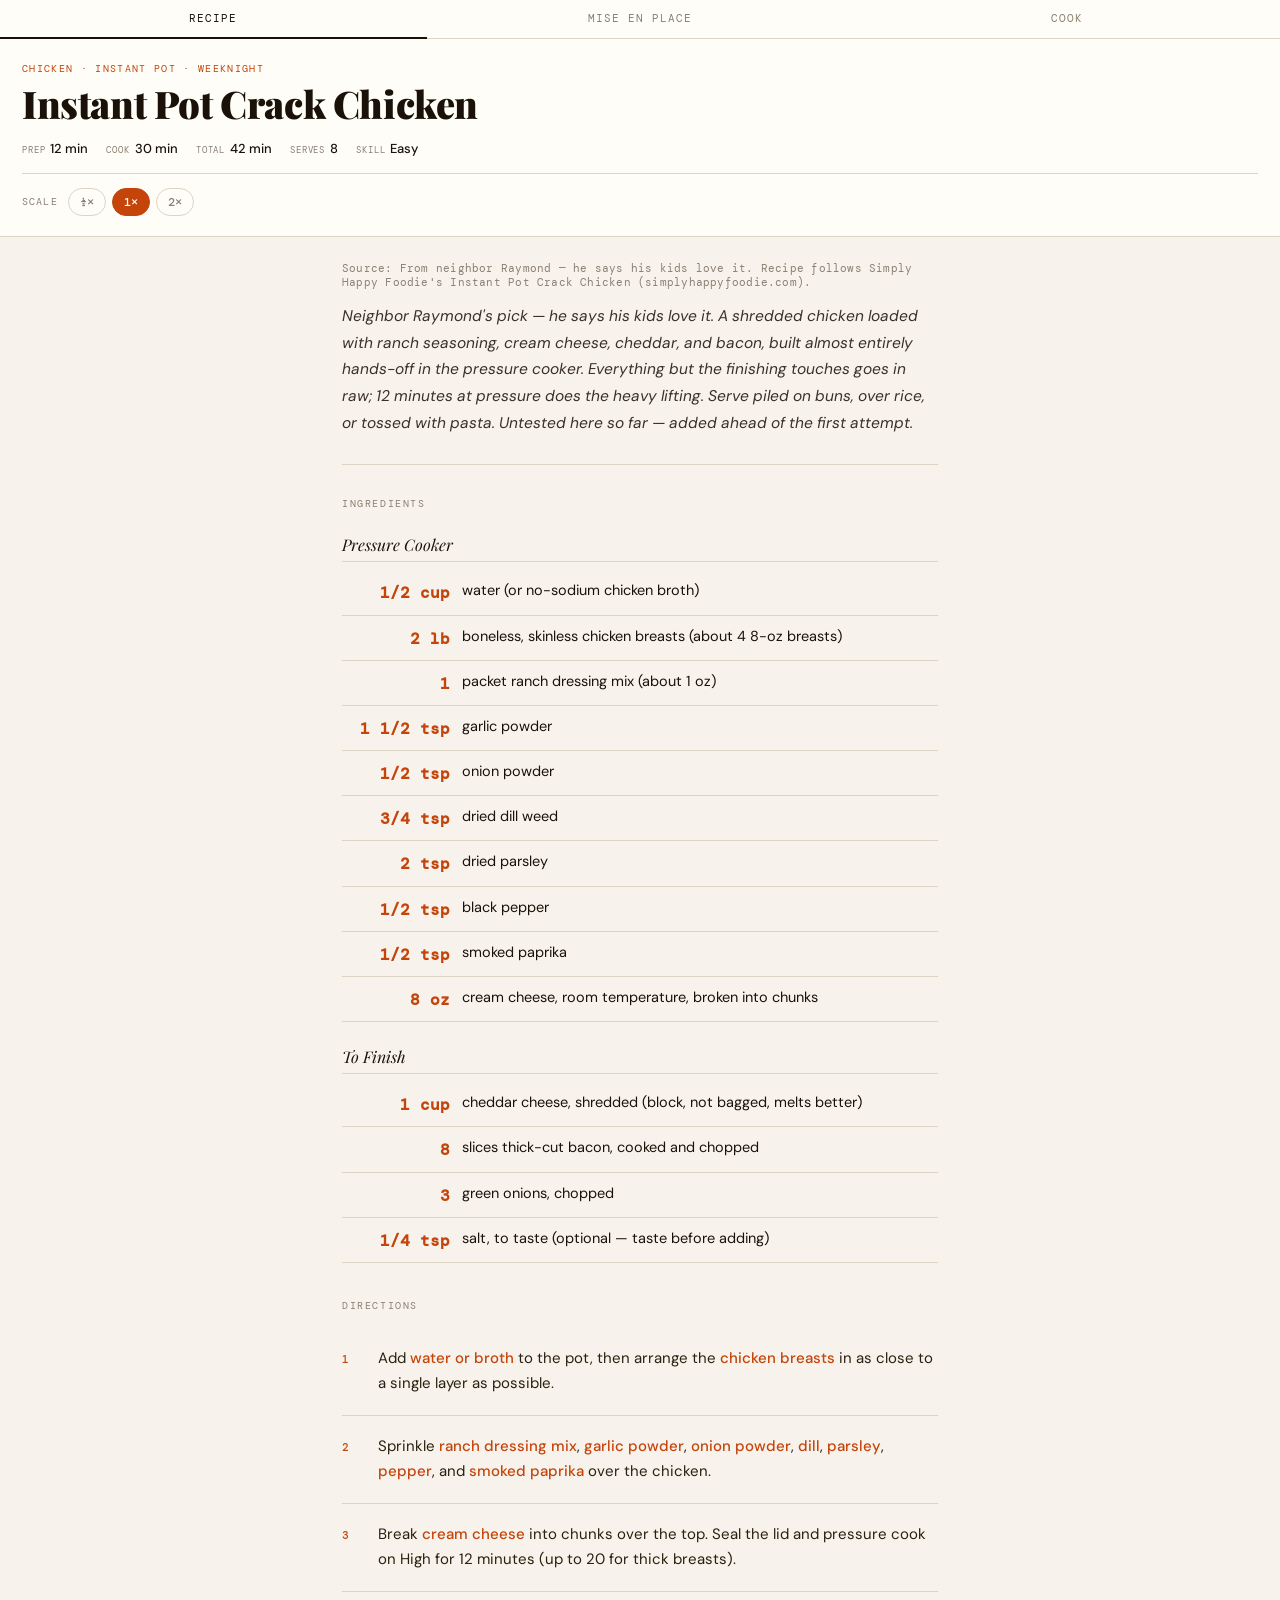
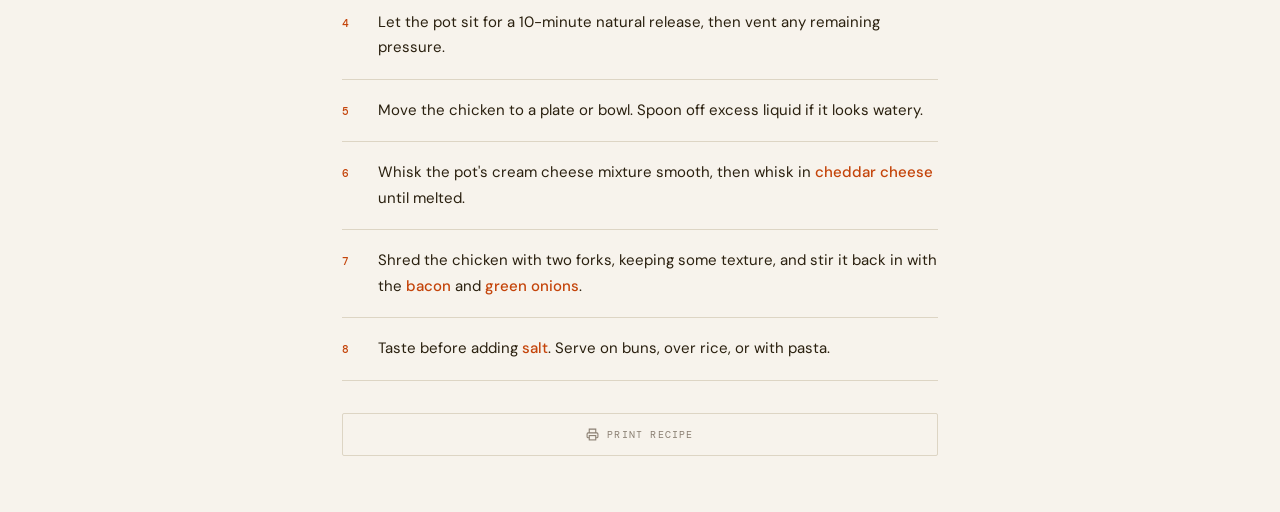
<file: recipes/instant-pot-crack-chicken.html>
<!DOCTYPE html>
<html lang="en">
<head>
<meta charset="UTF-8">
<meta name="viewport" content="width=device-width, initial-scale=1.0, maximum-scale=1.0, user-scalable=no">
<title>Instant Pot Crack Chicken</title>
<link rel="apple-touch-icon" href="/apple-touch-icon.png">
<link rel="icon" href="/favicon.ico" sizes="any">
<link rel="icon" type="image/png" href="/favicon-32x32.png" sizes="32x32">
<link rel="preconnect" href="https://fonts.googleapis.com">
<link href="https://fonts.googleapis.com/css2?family=Playfair+Display:ital,wght@0,700;0,900;1,400;1,700&family=DM+Sans:wght@300;400;500&family=DM+Mono:wght@400;500&display=swap" rel="stylesheet">
<link rel="stylesheet" href="../style.css">
</head>
<body>

<div class="tabs">
  <button class="tab active" onclick="showTab('recipe')">Recipe</button>
  <button class="tab" onclick="showTab('mise')">Mise en Place</button>
  <button class="tab" onclick="showTab('cook')">Cook</button>
</div>

<div class="panel active" id="panel-recipe">
  <div class="recipe-title-block">
    <span class="recipe-tag">Chicken · Instant Pot · Weeknight</span>
    <h1 class="recipe-main-title">Instant Pot Crack Chicken</h1>
    <div class="recipe-meta-row">
      <div class="meta-item"><span class="meta-label">Prep</span><span class="meta-value">12 min</span></div>
      <div class="meta-item"><span class="meta-label">Cook</span><span class="meta-value">30 min</span></div>
      <div class="meta-item"><span class="meta-label">Total</span><span class="meta-value">42 min</span></div>
      <div class="meta-item"><span class="meta-label">Serves</span><span class="meta-value"><span id="serves-display">8</span></span></div>
      <div class="meta-item"><span class="meta-label">Skill</span><span class="meta-value">Easy</span></div>
    </div>
    <div class="scale-row">
      <span class="scale-label">Scale</span>
      <div class="scale-pills">
        <button class="scale-pill" data-scale="0.5" onclick="setScale(0.5)">½×</button>
        <button class="scale-pill active" data-scale="1" onclick="setScale(1)">1×</button>
        <button class="scale-pill" data-scale="2" onclick="setScale(2)">2×</button>
      </div>
    </div>
  </div>
  <div class="recipe-hero" id="recipe-hero"></div>
  <div class="recipe-panel">
    <p class="recipe-source" id="recipe-source"></p>
    <p class="intro-text">Neighbor Raymond's pick — he says his kids love it. A shredded chicken loaded with ranch seasoning, cream cheese, cheddar, and bacon, built almost entirely hands-off in the pressure cooker. Everything but the finishing touches goes in raw; 12 minutes at pressure does the heavy lifting. Serve piled on buns, over rice, or tossed with pasta. Untested here so far — added ahead of the first attempt.</p>
    <div class="section-head">Ingredients</div>
    <ul class="ingredients-list" id="recipe-ing-list"></ul>
    <div class="section-head">Directions</div>
    <ol class="directions-list" id="recipe-dir-list"></ol>
    <button class="print-btn" onclick="window.print()">
      <svg width="13" height="13" viewBox="0 0 24 24" fill="none" stroke="currentColor" stroke-width="2"><path d="M6 9V2h12v7M6 18H4a2 2 0 01-2-2v-5a2 2 0 012-2h16a2 2 0 012 2v5a2 2 0 01-2 2h-2"/><rect x="6" y="14" width="12" height="8"/></svg>
      Print Recipe
    </button>
  </div>
</div>

<div class="panel" id="panel-mise">
  <div class="mise-panel">
    <div class="mise-progress-wrap">
      <div class="mise-progress-label">
        <span>Prep Progress</span>
        <div style="display:flex;align-items:center;gap:10px;">
          <span id="mise-count">0 / 14</span>
          <button class="mise-reset" onclick="resetMise()">Reset</button>
        </div>
      </div>
      <div class="mise-bar"><div class="mise-bar-fill" id="mise-bar-fill"></div></div>
    </div>
    <p class="mise-intro">Check off each ingredient as you measure and prep. Get everything ready before the pot goes on.</p>
    <ul class="mise-list" id="mise-list"></ul>
  </div>
</div>

<div class="panel" id="panel-cook">
  <div class="cook-panel">
    <div class="cook-progress-bar"><div class="cook-progress-fill" id="cook-progress-fill"></div></div>
    <div class="cook-steps-container" id="cook-container">
      <div class="cook-steps-track" id="cook-track"></div>
      <div class="swipe-hint">← swipe →</div>
    </div>
    <div class="cook-nav">
      <button class="cook-nav-btn" id="cook-prev" onclick="cookNav(-1)" disabled>←</button>
      <div class="cook-step-counter"><em id="cook-cur">1</em> / <span id="cook-total">8</span></div>
      <button class="cook-nav-btn" id="cook-next" onclick="cookNav(1)">→</button>
    </div>
  </div>
</div>

<script>
const INGREDIENTS = [
  { group:"Pressure Cooker", qty:0.5,  unit:"cup", name:"water (or no-sodium chicken broth)" },
  { group:"Pressure Cooker", qty:2,    unit:"lb",  name:"boneless, skinless chicken breasts (about 4 8-oz breasts)" },
  { group:"Pressure Cooker", qty:1,    unit:"",    name:"packet ranch dressing mix (about 1 oz)" },
  { group:"Pressure Cooker", qty:1.5,  unit:"tsp", name:"garlic powder" },
  { group:"Pressure Cooker", qty:0.5,  unit:"tsp", name:"onion powder" },
  { group:"Pressure Cooker", qty:0.75, unit:"tsp", name:"dried dill weed" },
  { group:"Pressure Cooker", qty:2,    unit:"tsp", name:"dried parsley" },
  { group:"Pressure Cooker", qty:0.5,  unit:"tsp", name:"black pepper" },
  { group:"Pressure Cooker", qty:0.5,  unit:"tsp", name:"smoked paprika" },
  { group:"Pressure Cooker", qty:8,    unit:"oz",  name:"cream cheese, room temperature, broken into chunks" },
  { group:"To Finish",       qty:1,    unit:"cup", name:"cheddar cheese, shredded (block, not bagged, melts better)" },
  { group:"To Finish",       qty:8,    unit:"",    name:"slices thick-cut bacon, cooked and chopped" },
  { group:"To Finish",       qty:3,    unit:"",    name:"green onions, chopped" },
  { group:"To Finish",       qty:0.25, unit:"tsp", name:"salt, to taste (optional — taste before adding)" },
];

const COOK_STEPS = [
  [
    {t:"t",v:"Add "},
    {t:"i",i:0,frac:1},
    {t:"t",v:" to the pressure cooker's inner pot. Add the "},
    {t:"i",i:1,frac:1},
    {t:"t",v:", arranging them in as close to a single layer as possible for even cooking."},
  ],[
    {t:"t",v:"Sprinkle the "},
    {t:"i",i:2,frac:1},
    {t:"t",v:" over the chicken, followed by the "},
    {t:"i",i:3,frac:1},
    {t:"t",v:", "},
    {t:"i",i:4,frac:1},
    {t:"t",v:", "},
    {t:"i",i:5,frac:1},
    {t:"t",v:", "},
    {t:"i",i:6,frac:1},
    {t:"t",v:", "},
    {t:"i",i:7,frac:1},
    {t:"t",v:", and "},
    {t:"i",i:8,frac:1},
    {t:"t",v:"."},
  ],[
    {t:"t",v:"Break the "},
    {t:"i",i:9,frac:1},
    {t:"t",v:" into chunks and scatter it over the top. Seal the lid and pressure cook on "},
    {t:"s",v:"High for 12 minutes"},
    {t:"t",v:" — up to "},
    {t:"s",v:"20 minutes"},
    {t:"t",v:" for very thick breasts. The pot will take several minutes just to come up to pressure before the timer starts."},
  ],[
    {t:"t",v:"When the cook cycle ends, let it sit undisturbed for a "},
    {t:"s",v:"10-minute natural release"},
    {t:"t",v:", then manually vent any remaining pressure."},
  ],[
    {t:"t",v:"Once the pin drops, open the lid and move the chicken to a plate or bowl. If the liquid looks watery — more likely with frozen or water-injected chicken — spoon some of it off."},
  ],[
    {t:"t",v:"Whisk the cream cheese mixture left in the pot until smooth, then whisk in the "},
    {t:"i",i:10,frac:1},
    {t:"t",v:" a little at a time until melted."},
  ],[
    {t:"t",v:"Shred the chicken with two forks — leave some texture rather than shredding it to mush — and stir it back into the pot along with the "},
    {t:"i",i:11,frac:1},
    {t:"t",v:" and "},
    {t:"i",i:12,frac:1},
    {t:"t",v:"."},
  ],[
    {t:"t",v:"Taste before adding the "},
    {t:"i",i:13,frac:1},
    {t:"t",v:" — it may not need it. Serve on buns, over rice, or with pasta."},
  ],
];

const DIRECTIONS = [
  `Add <span class="ing-inline">water or broth</span> to the pot, then arrange the <span class="ing-inline">chicken breasts</span> in as close to a single layer as possible.`,
  `Sprinkle <span class="ing-inline">ranch dressing mix</span>, <span class="ing-inline">garlic powder</span>, <span class="ing-inline">onion powder</span>, <span class="ing-inline">dill</span>, <span class="ing-inline">parsley</span>, <span class="ing-inline">pepper</span>, and <span class="ing-inline">smoked paprika</span> over the chicken.`,
  `Break <span class="ing-inline">cream cheese</span> into chunks over the top. Seal the lid and pressure cook on High for 12 minutes (up to 20 for thick breasts).`,
  `Let the pot sit for a 10-minute natural release, then vent any remaining pressure.`,
  `Move the chicken to a plate or bowl. Spoon off excess liquid if it looks watery.`,
  `Whisk the pot's cream cheese mixture smooth, then whisk in <span class="ing-inline">cheddar cheese</span> until melted.`,
  `Shred the chicken with two forks, keeping some texture, and stir it back in with the <span class="ing-inline">bacon</span> and <span class="ing-inline">green onions</span>.`,
  `Taste before adding <span class="ing-inline">salt</span>. Serve on buns, over rice, or with pasta.`,
];

const SOURCE = "From neighbor Raymond — he says his kids love it. Recipe follows Simply Happy Foodie's Instant Pot Crack Chicken (simplyhappyfoodie.com).";

const BASE_SERVES = 8;
</script>
<script src="../recipes.js"></script>
<script src="../recipe-engine.js"></script>
<script>
  if ('serviceWorker' in navigator) {
    window.addEventListener('load', () => {
      navigator.serviceWorker.register('/sw.js').catch(console.error);
    });
  }
</script>
</body>
</html>
</file>
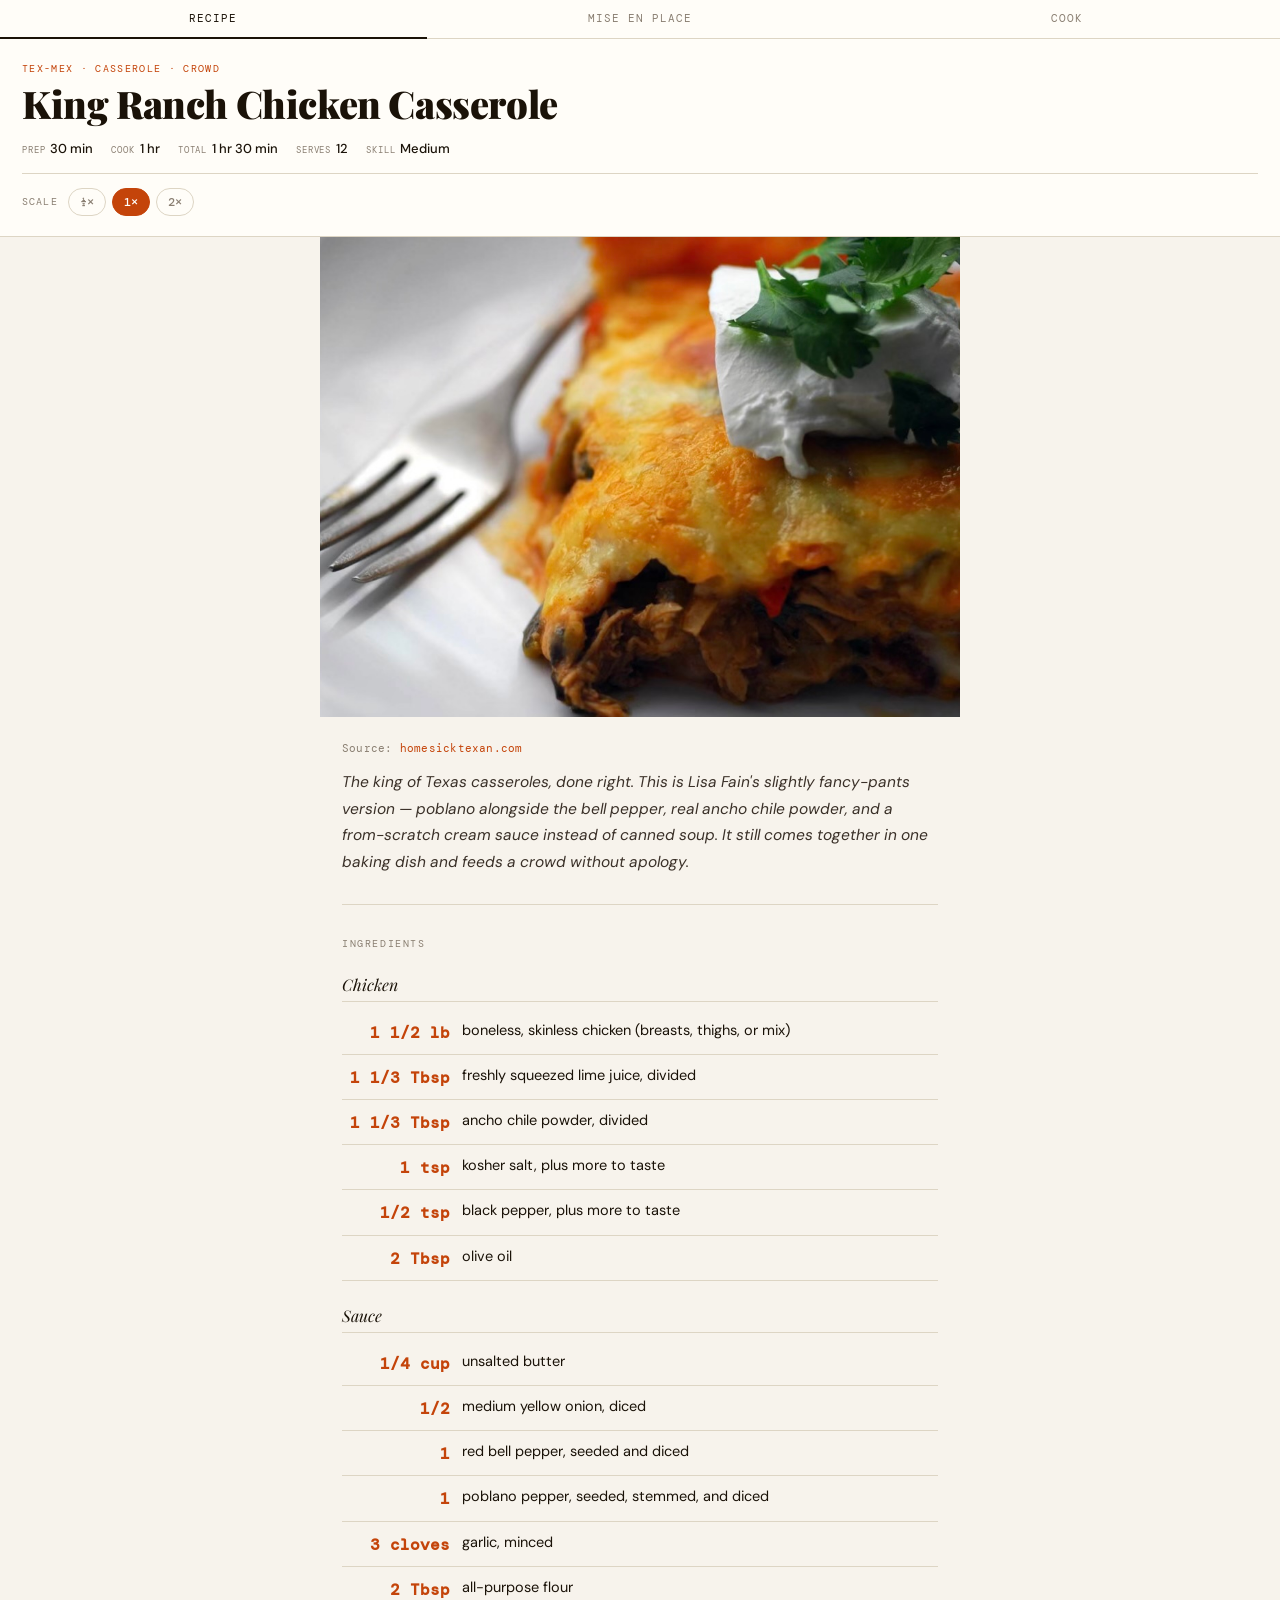
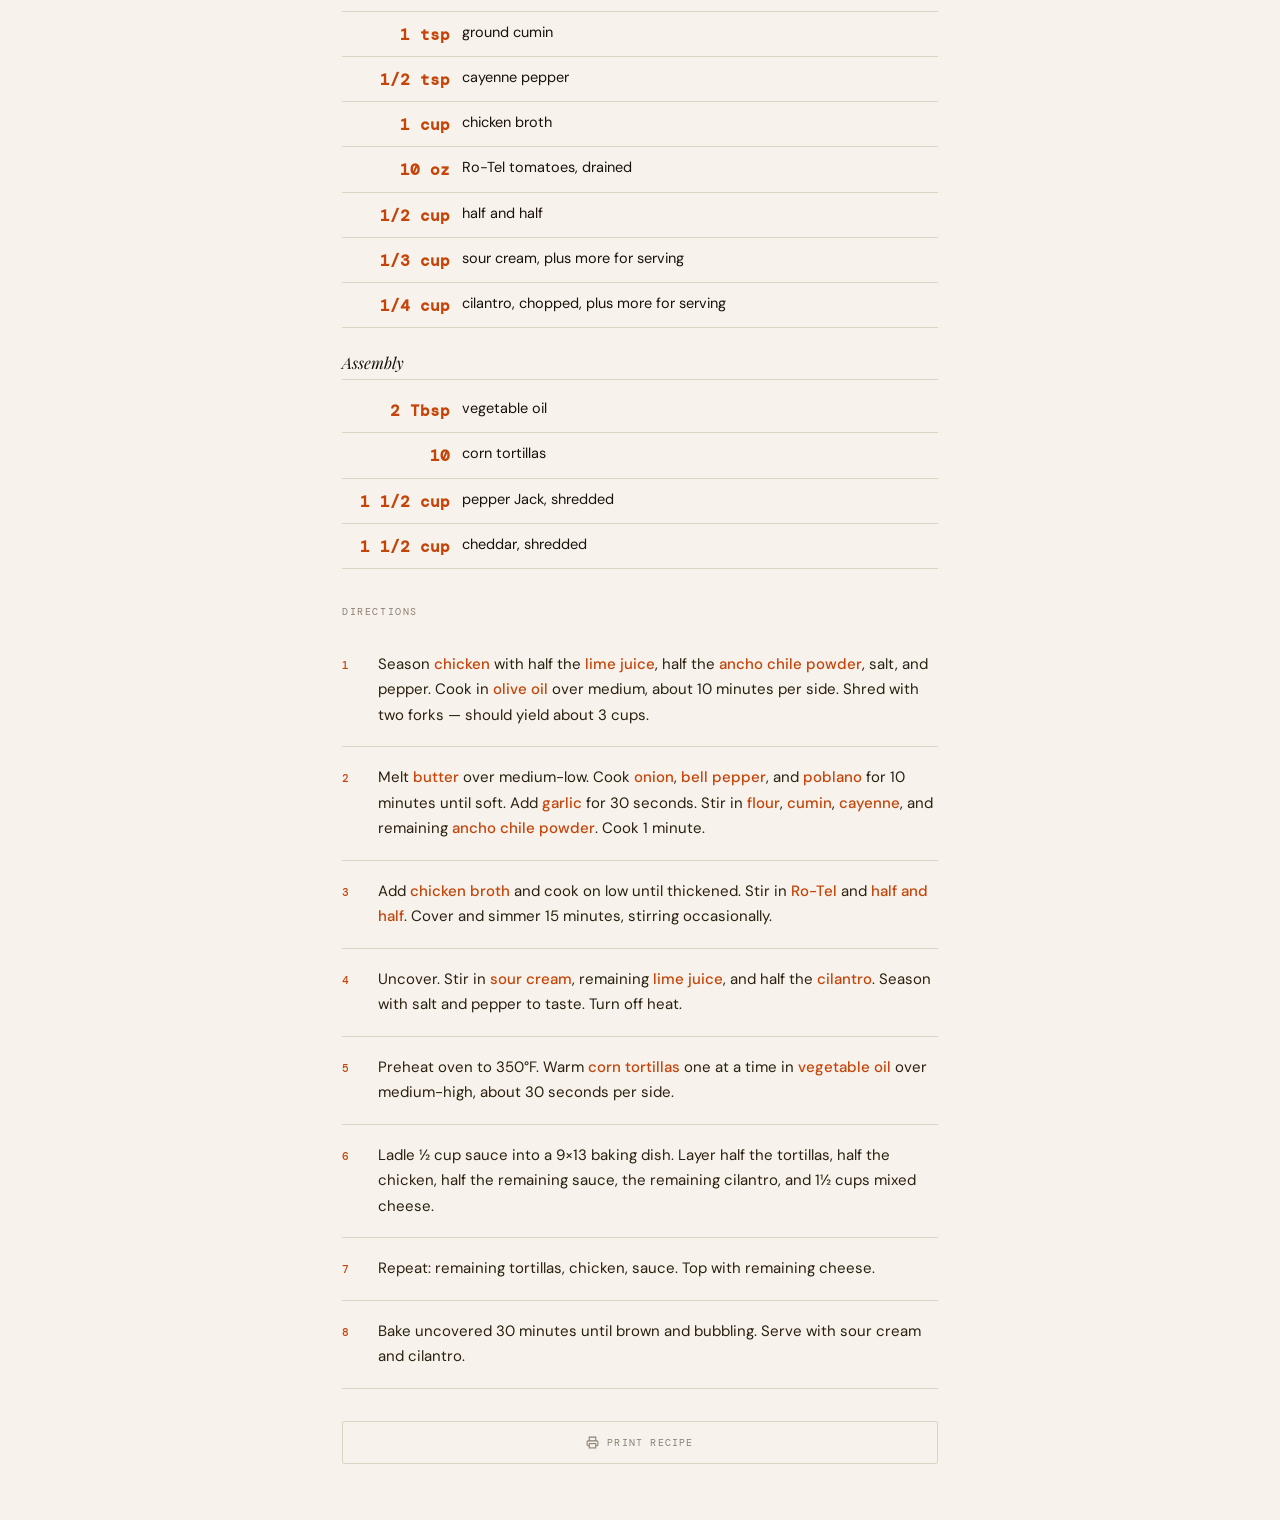
<file: recipes/king-ranch-chicken.html>
<!DOCTYPE html>
<html lang="en">
<head>
<meta charset="UTF-8">
<meta name="viewport" content="width=device-width, initial-scale=1.0, maximum-scale=1.0, user-scalable=no">
<title>King Ranch Chicken Casserole</title>
<link rel="apple-touch-icon" href="/apple-touch-icon.png">
<link rel="icon" href="/favicon.ico" sizes="any">
<link rel="icon" type="image/png" href="/favicon-32x32.png" sizes="32x32">
<link rel="preconnect" href="https://fonts.googleapis.com">
<link href="https://fonts.googleapis.com/css2?family=Playfair+Display:ital,wght@0,700;0,900;1,400;1,700&family=DM+Sans:wght@300;400;500&family=DM+Mono:wght@400;500&display=swap" rel="stylesheet">
<link rel="stylesheet" href="../style.css">
</head>
<body>

<div class="tabs">
  <button class="tab active" onclick="showTab('recipe')">Recipe</button>
  <button class="tab" onclick="showTab('mise')">Mise en Place</button>
  <button class="tab" onclick="showTab('cook')">Cook</button>
</div>

<div class="panel active" id="panel-recipe">
  <div class="recipe-title-block">
    <span class="recipe-tag">Tex-Mex · Casserole · Crowd</span>
    <h1 class="recipe-main-title">King Ranch Chicken Casserole</h1>
    <div class="recipe-meta-row">
      <div class="meta-item"><span class="meta-label">Prep</span><span class="meta-value">30 min</span></div>
      <div class="meta-item"><span class="meta-label">Cook</span><span class="meta-value">1 hr</span></div>
      <div class="meta-item"><span class="meta-label">Total</span><span class="meta-value">1 hr 30 min</span></div>
      <div class="meta-item"><span class="meta-label">Serves</span><span class="meta-value"><span id="serves-display">12</span></span></div>
      <div class="meta-item"><span class="meta-label">Skill</span><span class="meta-value">Medium</span></div>
    </div>
    <div class="scale-row">
      <span class="scale-label">Scale</span>
      <div class="scale-pills">
        <button class="scale-pill" data-scale="0.5" onclick="setScale(0.5)">½×</button>
        <button class="scale-pill active" data-scale="1" onclick="setScale(1)">1×</button>
        <button class="scale-pill" data-scale="2" onclick="setScale(2)">2×</button>
      </div>
    </div>
  </div>
  <div class="recipe-hero" id="recipe-hero"></div>
  <div class="recipe-panel">
    <p class="recipe-source" id="recipe-source"></p>
    <p class="intro-text">The king of Texas casseroles, done right. This is Lisa Fain's slightly fancy-pants version — poblano alongside the bell pepper, real ancho chile powder, and a from-scratch cream sauce instead of canned soup. It still comes together in one baking dish and feeds a crowd without apology.</p>
    <div class="section-head">Ingredients</div>
    <ul class="ingredients-list" id="recipe-ing-list"></ul>
    <div class="section-head">Directions</div>
    <ol class="directions-list" id="recipe-dir-list"></ol>
    <button class="print-btn" onclick="window.print()">
      <svg width="13" height="13" viewBox="0 0 24 24" fill="none" stroke="currentColor" stroke-width="2"><path d="M6 9V2h12v7M6 18H4a2 2 0 01-2-2v-5a2 2 0 012-2h16a2 2 0 012 2v5a2 2 0 01-2 2h-2"/><rect x="6" y="14" width="12" height="8"/></svg>
      Print Recipe
    </button>
  </div>
</div>

<div class="panel" id="panel-mise">
  <div class="mise-panel">
    <div class="mise-progress-wrap">
      <div class="mise-progress-label">
        <span>Prep Progress</span>
        <div style="display:flex;align-items:center;gap:10px;">
          <span id="mise-count">0 / 17</span>
          <button class="mise-reset" onclick="resetMise()">Reset</button>
        </div>
      </div>
      <div class="mise-bar"><div class="mise-bar-fill" id="mise-bar-fill"></div></div>
    </div>
    <p class="mise-intro">Check off each ingredient as you measure and prep. Get everything ready before the pan goes on heat.</p>
    <ul class="mise-list" id="mise-list"></ul>
  </div>
</div>

<div class="panel" id="panel-cook">
  <div class="cook-panel">
    <div class="cook-progress-bar"><div class="cook-progress-fill" id="cook-progress-fill"></div></div>
    <div class="cook-steps-container" id="cook-container">
      <div class="cook-steps-track" id="cook-track"></div>
      <div class="swipe-hint">← swipe →</div>
    </div>
    <div class="cook-nav">
      <button class="cook-nav-btn" id="cook-prev" onclick="cookNav(-1)" disabled>←</button>
      <div class="cook-step-counter"><em id="cook-cur">1</em> / <span id="cook-total">8</span></div>
      <button class="cook-nav-btn" id="cook-next" onclick="cookNav(1)">→</button>
    </div>
  </div>
</div>

<script>
const INGREDIENTS = [
  { group:"Chicken",  qty:1.5,  unit:"lb",   name:"boneless, skinless chicken (breasts, thighs, or mix)" },
  { group:"Chicken",  qty:4,    unit:"tsp",   name:"freshly squeezed lime juice, divided" },
  { group:"Chicken",  qty:4,    unit:"tsp",   name:"ancho chile powder, divided" },
  { group:"Chicken",  qty:1,    unit:"tsp",   name:"kosher salt, plus more to taste" },
  { group:"Chicken",  qty:0.5,  unit:"tsp",   name:"black pepper, plus more to taste" },
  { group:"Chicken",  qty:2,    unit:"tbsp",  name:"olive oil" },
  { group:"Sauce",    qty:4,    unit:"tbsp",  name:"unsalted butter" },
  { group:"Sauce",    qty:0.5,  unit:"",      name:"medium yellow onion, diced" },
  { group:"Sauce",    qty:1,    unit:"",      name:"red bell pepper, seeded and diced" },
  { group:"Sauce",    qty:1,    unit:"",      name:"poblano pepper, seeded, stemmed, and diced" },
  { group:"Sauce",    qty:3,    unit:"cloves",name:"garlic, minced" },
  { group:"Sauce",    qty:2,    unit:"tbsp",  name:"all-purpose flour" },
  { group:"Sauce",    qty:1,    unit:"tsp",   name:"ground cumin" },
  { group:"Sauce",    qty:0.5,  unit:"tsp",   name:"cayenne pepper" },
  { group:"Sauce",    qty:1,    unit:"cup",   name:"chicken broth" },
  { group:"Sauce",    qty:10,   unit:"oz",    name:"Ro-Tel tomatoes, drained" },
  { group:"Sauce",    qty:0.5,  unit:"cup",   name:"half and half" },
  { group:"Sauce",    qty:0.333,unit:"cup",   name:"sour cream, plus more for serving" },
  { group:"Sauce",    qty:0.25, unit:"cup",   name:"cilantro, chopped, plus more for serving" },
  { group:"Assembly", qty:2,    unit:"tbsp",  name:"vegetable oil" },
  { group:"Assembly", qty:10,   unit:"",      name:"corn tortillas" },
  { group:"Assembly", qty:1.5,  unit:"cup",   name:"pepper Jack, shredded" },
  { group:"Assembly", qty:1.5,  unit:"cup",   name:"cheddar, shredded" },
];

const COOK_STEPS = [
  [
    {t:"t",v:"Season "},
    {t:"i",i:0,frac:1},
    {t:"t",v:" with "},
    {t:"i",i:1,frac:0.5},
    {t:"t",v:", "},
    {t:"i",i:2,frac:0.5},
    {t:"t",v:", and a generous dash of salt and pepper. Heat "},
    {t:"i",i:5,frac:1},
    {t:"t",v:" in a skillet over medium. Cook chicken about "},
    {t:"s",v:"10 minutes per side"},
    {t:"t",v:" until cooked through, then shred with two forks. You should have about 3 cups."},
  ],[
    {t:"t",v:"Melt "},
    {t:"i",i:6,frac:1},
    {t:"t",v:" in a saucepan over medium-low. Add "},
    {t:"i",i:7,frac:1},
    {t:"t",v:", "},
    {t:"i",i:8,frac:1},
    {t:"t",v:", and "},
    {t:"i",i:9,frac:1},
    {t:"t",v:". Cook "},
    {t:"s",v:"10 minutes"},
    {t:"t",v:" until soft and fragrant. Add "},
    {t:"i",i:10,frac:1},
    {t:"t",v:", cook 30 seconds. Stir in "},
    {t:"i",i:11,frac:1},
    {t:"t",v:", "},
    {t:"i",i:12,frac:1},
    {t:"t",v:", "},
    {t:"i",i:13,frac:1},
    {t:"t",v:", and remaining "},
    {t:"i",i:2,frac:0.5},
    {t:"t",v:". Cook 1 minute more."},
  ],[
    {t:"t",v:"Pour in "},
    {t:"i",i:14,frac:1},
    {t:"t",v:" and cook on low until thickened, a few minutes. Stir in "},
    {t:"i",i:15,frac:1},
    {t:"t",v:" and "},
    {t:"i",i:16,frac:1},
    {t:"t",v:". Cover and "},
    {t:"s",v:"simmer 15 minutes"},
    {t:"t",v:", stirring occasionally."},
  ],[
    {t:"t",v:"Uncover. Stir in "},
    {t:"i",i:17,frac:1},
    {t:"t",v:", remaining "},
    {t:"i",i:1,frac:0.5},
    {t:"t",v:", and half the "},
    {t:"i",i:18,frac:0.5},
    {t:"t",v:". Season with salt and pepper to taste. Turn off heat."},
  ],[
    {t:"t",v:"Preheat oven to "},
    {t:"s",v:"350°F"},
    {t:"t",v:". Have a 9×13 baking dish ready. Heat "},
    {t:"i",i:19,frac:1},
    {t:"t",v:" in a skillet over medium-high and warm "},
    {t:"i",i:20,frac:1},
    {t:"t",v:" one at a time, about "},
    {t:"s",v:"30 seconds per side"},
    {t:"t",v:" until softened. Add more oil as needed."},
  ],[
    {t:"t",v:"Ladle ½ cup sauce onto the bottom of the baking dish. Layer in half the tortillas — rip some into strips to fill gaps. Add half the shredded chicken, half the remaining sauce, the remaining "},
    {t:"i",i:18,frac:0.5},
    {t:"t",v:", and "},
    {t:"i",i:21,frac:0.5},
    {t:"t",v:" mixed with "},
    {t:"i",i:22,frac:0.5},
    {t:"t",v:"."},
  ],[
    {t:"t",v:"Repeat the layers: remaining tortillas, chicken, sauce. Top with the remaining "},
    {t:"i",i:21,frac:0.5},
    {t:"t",v:" and "},
    {t:"i",i:22,frac:0.5},
    {t:"t",v:"."},
  ],[
    {t:"t",v:"Bake "},
    {t:"s",v:"uncovered 30 minutes"},
    {t:"t",v:" until brown and bubbling. Serve with additional sour cream and cilantro."},
  ],
];

const DIRECTIONS = [
  `Season <span class="ing-inline">chicken</span> with half the <span class="ing-inline">lime juice</span>, half the <span class="ing-inline">ancho chile powder</span>, salt, and pepper. Cook in <span class="ing-inline">olive oil</span> over medium, about 10 minutes per side. Shred with two forks — should yield about 3 cups.`,
  `Melt <span class="ing-inline">butter</span> over medium-low. Cook <span class="ing-inline">onion</span>, <span class="ing-inline">bell pepper</span>, and <span class="ing-inline">poblano</span> for 10 minutes until soft. Add <span class="ing-inline">garlic</span> for 30 seconds. Stir in <span class="ing-inline">flour</span>, <span class="ing-inline">cumin</span>, <span class="ing-inline">cayenne</span>, and remaining <span class="ing-inline">ancho chile powder</span>. Cook 1 minute.`,
  `Add <span class="ing-inline">chicken broth</span> and cook on low until thickened. Stir in <span class="ing-inline">Ro-Tel</span> and <span class="ing-inline">half and half</span>. Cover and simmer 15 minutes, stirring occasionally.`,
  `Uncover. Stir in <span class="ing-inline">sour cream</span>, remaining <span class="ing-inline">lime juice</span>, and half the <span class="ing-inline">cilantro</span>. Season with salt and pepper to taste. Turn off heat.`,
  `Preheat oven to 350°F. Warm <span class="ing-inline">corn tortillas</span> one at a time in <span class="ing-inline">vegetable oil</span> over medium-high, about 30 seconds per side.`,
  `Ladle ½ cup sauce into a 9×13 baking dish. Layer half the tortillas, half the chicken, half the remaining sauce, the remaining cilantro, and 1½ cups mixed cheese.`,
  `Repeat: remaining tortillas, chicken, sauce. Top with remaining cheese.`,
  `Bake uncovered 30 minutes until brown and bubbling. Serve with sour cream and cilantro.`,
];

const SOURCE = "https://www.homesicktexan.com/king-of-casseroles-king-ranch-chicken/";

const BASE_SERVES = 12;
</script>
<script src="../recipes.js"></script>
<script src="../recipe-engine.js"></script>
<script>
  if ('serviceWorker' in navigator) {
    window.addEventListener('load', () => {
      navigator.serviceWorker.register('/sw.js').catch(console.error);
    });
  }
</script>
</body>
</html>
</file>
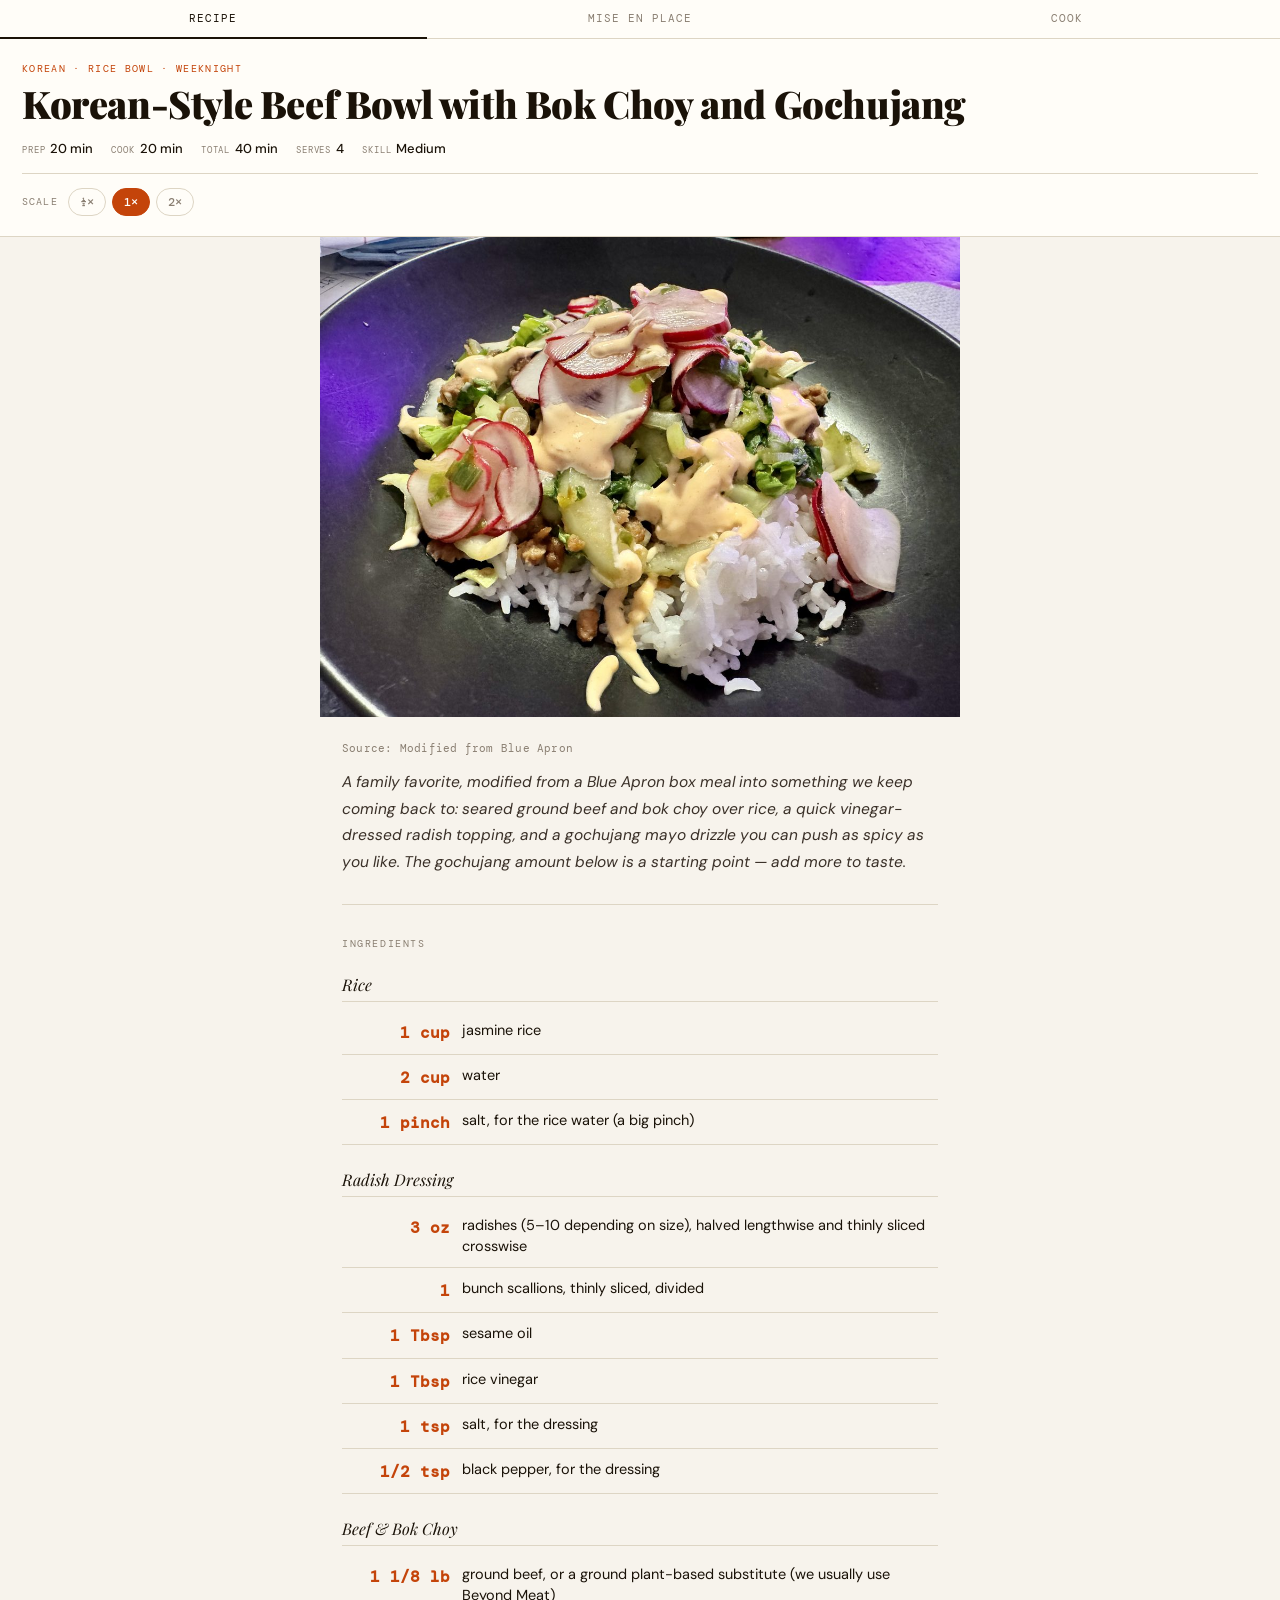
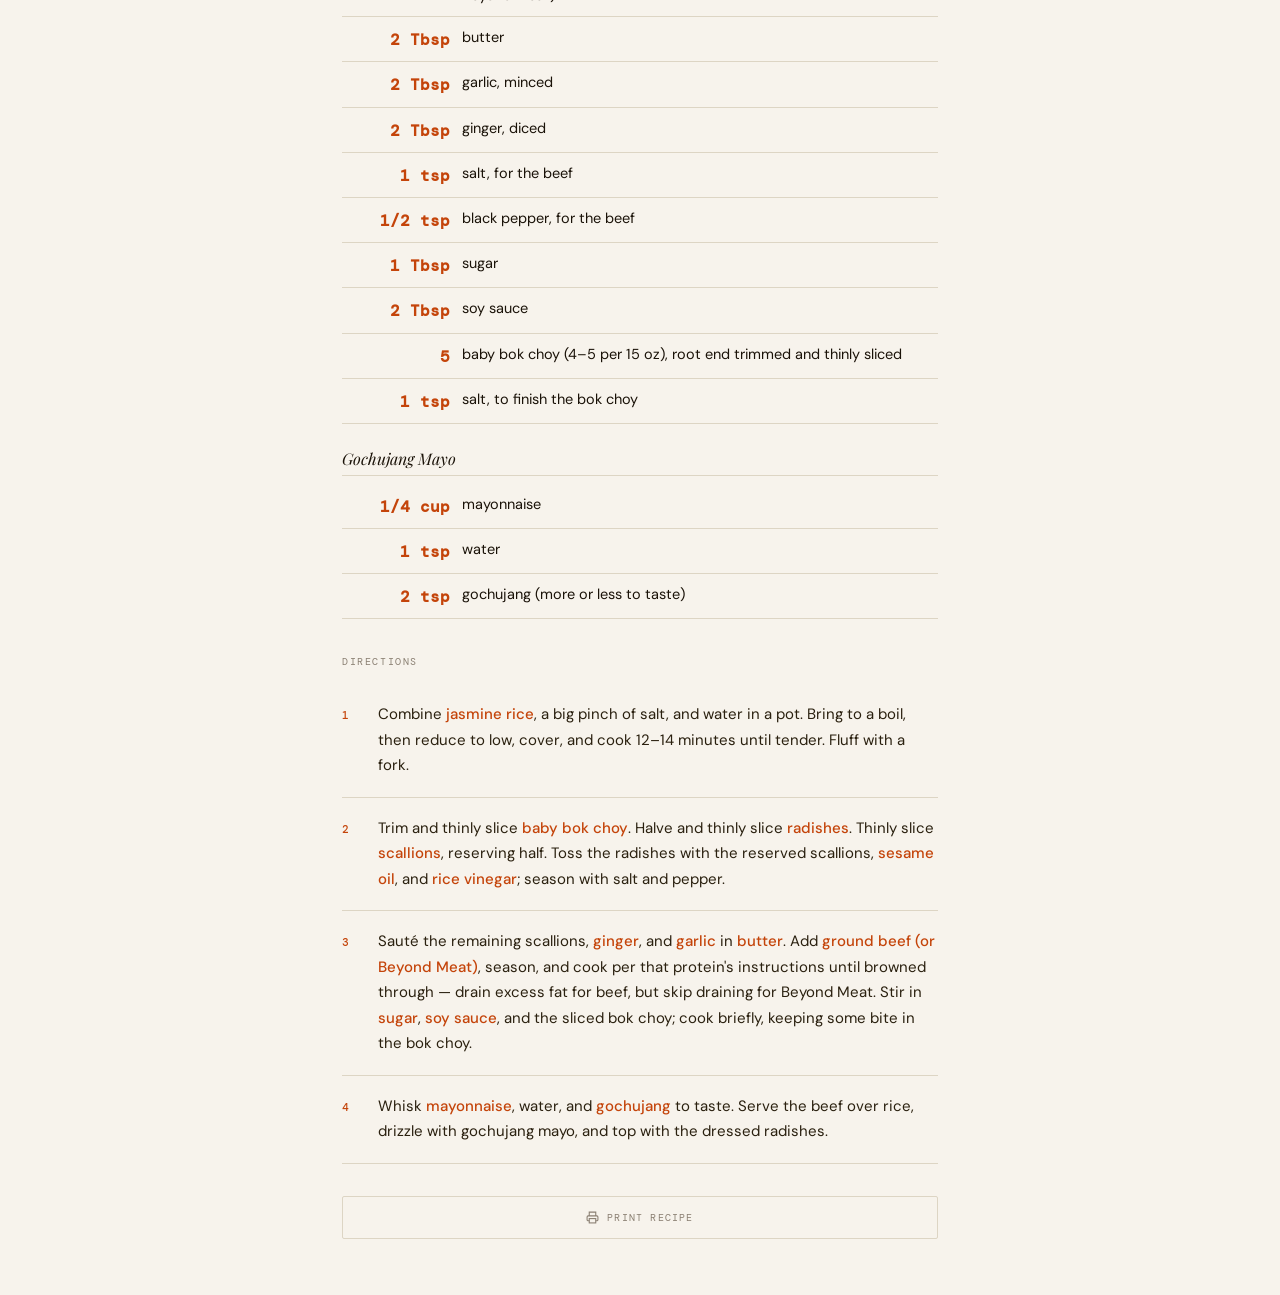
<file: recipes/korean-beef-bok-choy-bowl.html>
<!DOCTYPE html>
<html lang="en">
<head>
<meta charset="UTF-8">
<meta name="viewport" content="width=device-width, initial-scale=1.0, maximum-scale=1.0, user-scalable=no">
<title>Korean-Style Beef Bowl with Bok Choy and Gochujang</title>
<link rel="apple-touch-icon" href="/apple-touch-icon.png">
<link rel="icon" href="/favicon.ico" sizes="any">
<link rel="icon" type="image/png" href="/favicon-32x32.png" sizes="32x32">
<link rel="preconnect" href="https://fonts.googleapis.com">
<link href="https://fonts.googleapis.com/css2?family=Playfair+Display:ital,wght@0,700;0,900;1,400;1,700&family=DM+Sans:wght@300;400;500&family=DM+Mono:wght@400;500&display=swap" rel="stylesheet">
<link rel="stylesheet" href="../style.css">
</head>
<body>

<div class="tabs">
  <button class="tab active" onclick="showTab('recipe')">Recipe</button>
  <button class="tab" onclick="showTab('mise')">Mise en Place</button>
  <button class="tab" onclick="showTab('cook')">Cook</button>
</div>

<div class="panel active" id="panel-recipe">
  <div class="recipe-title-block">
    <span class="recipe-tag">Korean · Rice Bowl · Weeknight</span>
    <h1 class="recipe-main-title">Korean-Style Beef Bowl with Bok Choy and Gochujang</h1>
    <div class="recipe-meta-row">
      <div class="meta-item"><span class="meta-label">Prep</span><span class="meta-value">20 min</span></div>
      <div class="meta-item"><span class="meta-label">Cook</span><span class="meta-value">20 min</span></div>
      <div class="meta-item"><span class="meta-label">Total</span><span class="meta-value">40 min</span></div>
      <div class="meta-item"><span class="meta-label">Serves</span><span class="meta-value"><span id="serves-display">4</span></span></div>
      <div class="meta-item"><span class="meta-label">Skill</span><span class="meta-value">Medium</span></div>
    </div>
    <div class="scale-row">
      <span class="scale-label">Scale</span>
      <div class="scale-pills">
        <button class="scale-pill" data-scale="0.5" onclick="setScale(0.5)">½×</button>
        <button class="scale-pill active" data-scale="1" onclick="setScale(1)">1×</button>
        <button class="scale-pill" data-scale="2" onclick="setScale(2)">2×</button>
      </div>
    </div>
  </div>
  <div class="recipe-hero" id="recipe-hero"></div>
  <div class="recipe-panel">
    <p class="recipe-source" id="recipe-source"></p>
    <p class="intro-text">A family favorite, modified from a Blue Apron box meal into something we keep coming back to: seared ground beef and bok choy over rice, a quick vinegar-dressed radish topping, and a gochujang mayo drizzle you can push as spicy as you like. The gochujang amount below is a starting point — add more to taste.</p>
    <div class="section-head">Ingredients</div>
    <ul class="ingredients-list" id="recipe-ing-list"></ul>
    <div class="section-head">Directions</div>
    <ol class="directions-list" id="recipe-dir-list"></ol>
    <button class="print-btn" onclick="window.print()">
      <svg width="13" height="13" viewBox="0 0 24 24" fill="none" stroke="currentColor" stroke-width="2"><path d="M6 9V2h12v7M6 18H4a2 2 0 01-2-2v-5a2 2 0 012-2h16a2 2 0 012 2v5a2 2 0 01-2 2h-2"/><rect x="6" y="14" width="12" height="8"/></svg>
      Print Recipe
    </button>
  </div>
</div>

<div class="panel" id="panel-mise">
  <div class="mise-panel">
    <div class="mise-progress-wrap">
      <div class="mise-progress-label">
        <span>Prep Progress</span>
        <div style="display:flex;align-items:center;gap:10px;">
          <span id="mise-count">0 / 22</span>
          <button class="mise-reset" onclick="resetMise()">Reset</button>
        </div>
      </div>
      <div class="mise-bar"><div class="mise-bar-fill" id="mise-bar-fill"></div></div>
    </div>
    <p class="mise-intro">Check off each ingredient as you measure and prep. Get everything ready before the pan goes on heat.</p>
    <ul class="mise-list" id="mise-list"></ul>
  </div>
</div>

<div class="panel" id="panel-cook">
  <div class="cook-panel">
    <div class="cook-progress-bar"><div class="cook-progress-fill" id="cook-progress-fill"></div></div>
    <div class="cook-steps-container" id="cook-container">
      <div class="cook-steps-track" id="cook-track"></div>
      <div class="swipe-hint">← swipe →</div>
    </div>
    <div class="cook-nav">
      <button class="cook-nav-btn" id="cook-prev" onclick="cookNav(-1)" disabled>←</button>
      <div class="cook-step-counter"><em id="cook-cur">1</em> / <span id="cook-total">4</span></div>
      <button class="cook-nav-btn" id="cook-next" onclick="cookNav(1)">→</button>
    </div>
  </div>
</div>

<script>
const INGREDIENTS = [
  { group:"Rice",              qty:1,     unit:"cup",  name:"jasmine rice" },
  { group:"Rice",               qty:2,     unit:"cup",  name:"water" },
  { group:"Rice",               qty:1,     unit:"pinch",name:"salt, for the rice water (a big pinch)" },
  { group:"Radish Dressing",    qty:3,     unit:"oz",   name:"radishes (5–10 depending on size), halved lengthwise and thinly sliced crosswise" },
  { group:"Radish Dressing",    qty:1,     unit:"",     name:"bunch scallions, thinly sliced, divided" },
  { group:"Radish Dressing",    qty:1,     unit:"tbsp", name:"sesame oil" },
  { group:"Radish Dressing",    qty:1,     unit:"tbsp", name:"rice vinegar" },
  { group:"Radish Dressing",    qty:1,     unit:"tsp",  name:"salt, for the dressing" },
  { group:"Radish Dressing",    qty:0.5,   unit:"tsp",  name:"black pepper, for the dressing" },
  { group:"Beef & Bok Choy",    qty:1.125, unit:"lb",   name:"ground beef, or a ground plant-based substitute (we usually use Beyond Meat)" },
  { group:"Beef & Bok Choy",    qty:2,     unit:"tbsp", name:"butter" },
  { group:"Beef & Bok Choy",    qty:2,     unit:"tbsp", name:"garlic, minced" },
  { group:"Beef & Bok Choy",    qty:2,     unit:"tbsp", name:"ginger, diced" },
  { group:"Beef & Bok Choy",    qty:1,     unit:"tsp",  name:"salt, for the beef" },
  { group:"Beef & Bok Choy",    qty:0.5,   unit:"tsp",  name:"black pepper, for the beef" },
  { group:"Beef & Bok Choy",    qty:1,     unit:"tbsp", name:"sugar" },
  { group:"Beef & Bok Choy",    qty:2,     unit:"tbsp", name:"soy sauce" },
  { group:"Beef & Bok Choy",    qty:5,     unit:"",     name:"baby bok choy (4–5 per 15 oz), root end trimmed and thinly sliced" },
  { group:"Beef & Bok Choy",    qty:1,     unit:"tsp",  name:"salt, to finish the bok choy" },
  { group:"Gochujang Mayo",     qty:0.25,  unit:"cup",  name:"mayonnaise" },
  { group:"Gochujang Mayo",     qty:1,     unit:"tsp",  name:"water" },
  { group:"Gochujang Mayo",     qty:2,     unit:"tsp",  name:"gochujang (more or less to taste)" },
];

const COOK_STEPS = [
  [
    {t:"t",v:"In a medium pot, combine "},
    {t:"i",i:0,frac:1},
    {t:"t",v:", a big pinch of "},
    {t:"i",i:2,frac:1},
    {t:"t",v:", and "},
    {t:"i",i:1,frac:1},
    {t:"t",v:". Bring to a boil over "},
    {t:"s",v:"high heat"},
    {t:"t",v:". Once boiling, reduce to low, cover, and cook without stirring "},
    {t:"s",v:"12 to 14 minutes"},
    {t:"t",v:", until the water is absorbed and the rice is tender. Turn off heat and fluff with a fork."},
  ],[
    {t:"t",v:"While the rice cooks, wash and dry the produce. Trim the root end from the baby bok choy and thinly slice. Halve the "},
    {t:"i",i:3,frac:1},
    {t:"t",v:" lengthwise, then thinly slice crosswise. Thinly slice the "},
    {t:"i",i:4,frac:0.5},
    {t:"t",v:", reserving the other half for the sauté. In a bowl, combine the sliced radishes with the reserved scallions, "},
    {t:"i",i:5,frac:1},
    {t:"t",v:", and "},
    {t:"i",i:6,frac:1},
    {t:"t",v:". Season with "},
    {t:"i",i:7,frac:1},
    {t:"t",v:" and "},
    {t:"i",i:8,frac:1},
    {t:"t",v:"."},
  ],[
    {t:"t",v:"While the rice continues to cook, heat "},
    {t:"i",i:10,frac:1},
    {t:"t",v:" in a large pan (nonstick if you have one). Add the remaining "},
    {t:"i",i:4,frac:0.5},
    {t:"t",v:", "},
    {t:"i",i:12,frac:1},
    {t:"t",v:", and "},
    {t:"i",i:11,frac:1},
    {t:"t",v:". Sauté over medium-high, "},
    {t:"s",v:"1 to 2 minutes"},
    {t:"t",v:". Add the "},
    {t:"i",i:9,frac:1},
    {t:"t",v:"; season with "},
    {t:"i",i:13,frac:1},
    {t:"t",v:" and "},
    {t:"i",i:14,frac:1},
    {t:"t",v:". Cook per your protein's instructions, stirring and breaking it up, until browned and cooked through — about "},
    {t:"s",v:"4 to 5 minutes"},
    {t:"t",v:" for beef, closer to "},
    {t:"s",v:"10 minutes"},
    {t:"t",v:" for a plant-based grind like Beyond Meat. Drain off excess fat if using beef — Beyond Meat and similar substitutes won't need draining. Add the "},
    {t:"i",i:15,frac:1},
    {t:"t",v:", "},
    {t:"i",i:16,frac:1},
    {t:"t",v:", the sliced bok choy, and another "},
    {t:"i",i:18,frac:1},
    {t:"t",v:". Cook, stirring constantly, "},
    {t:"s",v:"1 to 2 minutes"},
    {t:"t",v:" — the bok choy should still have some bite. Turn off heat, taste, and adjust salt and pepper if needed."},
  ],[
    {t:"t",v:"While the beef cooks, stir together "},
    {t:"i",i:19,frac:1},
    {t:"t",v:", "},
    {t:"i",i:20,frac:1},
    {t:"t",v:", and "},
    {t:"i",i:21,frac:1},
    {t:"t",v:" — more gochujang for more heat. Serve the beef over the rice. Drizzle with the gochujang mayo and top with the dressed radishes, including their liquid."},
  ],
];

const DIRECTIONS = [
  `Combine <span class="ing-inline">jasmine rice</span>, a big pinch of salt, and water in a pot. Bring to a boil, then reduce to low, cover, and cook 12–14 minutes until tender. Fluff with a fork.`,
  `Trim and thinly slice <span class="ing-inline">baby bok choy</span>. Halve and thinly slice <span class="ing-inline">radishes</span>. Thinly slice <span class="ing-inline">scallions</span>, reserving half. Toss the radishes with the reserved scallions, <span class="ing-inline">sesame oil</span>, and <span class="ing-inline">rice vinegar</span>; season with salt and pepper.`,
  `Sauté the remaining scallions, <span class="ing-inline">ginger</span>, and <span class="ing-inline">garlic</span> in <span class="ing-inline">butter</span>. Add <span class="ing-inline">ground beef (or Beyond Meat)</span>, season, and cook per that protein's instructions until browned through — drain excess fat for beef, but skip draining for Beyond Meat. Stir in <span class="ing-inline">sugar</span>, <span class="ing-inline">soy sauce</span>, and the sliced bok choy; cook briefly, keeping some bite in the bok choy.`,
  `Whisk <span class="ing-inline">mayonnaise</span>, water, and <span class="ing-inline">gochujang</span> to taste. Serve the beef over rice, drizzle with gochujang mayo, and top with the dressed radishes.`,
];

const SOURCE = "Modified from Blue Apron";

const BASE_SERVES = 4;
</script>
<script src="../recipes.js"></script>
<script src="../recipe-engine.js"></script>
<script>
  if ('serviceWorker' in navigator) {
    window.addEventListener('load', () => {
      navigator.serviceWorker.register('/sw.js').catch(console.error);
    });
  }
</script>
</body>
</html>
</file>
<file: style.css>
/* Recipes — shared design tokens + base styles
   Used by every recipe page (recipes/[slug].html) and the template. */

*, *::before, *::after { box-sizing: border-box; margin: 0; padding: 0; }

:root {
  --cream: #f7f3ec;
  --ink: #1a1208;
  --rust: #c4440a;
  --rust-light: #e8623a;
  --warm-gray: #8a7f72;
  --border: #ddd5c4;
  --white: #fffdf8;
  --step-bg: #161009;
}

html, body {
  background: var(--cream);
  font-family: 'DM Sans', sans-serif;
  color: var(--ink);
  overflow-x: hidden;
}

/* ── STICKY TABS (one line only) ── */
.tabs {
  position: sticky;
  top: 0;
  z-index: 100;
  background: var(--white);
  border-bottom: 1px solid var(--border);
  display: flex;
}

.tab {
  flex: 1;
  padding: 12px 8px;
  text-align: center;
  font-family: 'DM Mono', monospace;
  font-size: 10.5px;
  letter-spacing: 0.1em;
  text-transform: uppercase;
  color: var(--warm-gray);
  cursor: pointer;
  border-bottom: 2px solid transparent;
  margin-bottom: -1px;
  transition: all 0.2s;
  background: none;
  border-top: none; border-left: none; border-right: none;
  user-select: none;
}

.tab.active { color: var(--ink); border-bottom-color: var(--ink); }

/* ── RECIPE PAGE HEADER (inside Recipe panel) ── */
.recipe-title-block {
  padding: 24px 22px 20px;
  border-bottom: 1px solid var(--border);
  background: var(--white);
}

.recipe-hero {
  display: none;
  width: 100%;
  max-width: 640px;
  margin: 0 auto;
  aspect-ratio: 4 / 3;
  overflow: hidden;
  background: var(--border);
}

.recipe-hero img {
  width: 100%;
  height: 100%;
  object-fit: cover;
  display: block;
}

.recipe-tag {
  font-family: 'DM Mono', monospace;
  font-size: 9.5px;
  letter-spacing: 0.14em;
  text-transform: uppercase;
  color: var(--rust);
  margin-bottom: 8px;
  display: block;
}

.recipe-main-title {
  font-family: 'Playfair Display', serif;
  font-weight: 900;
  font-size: clamp(26px, 7.5vw, 38px);
  line-height: 1.08;
  color: var(--ink);
  letter-spacing: -0.4px;
  margin-bottom: 16px;
}

.recipe-meta-row {
  display: flex;
  gap: 18px;
  align-items: baseline;
  margin-bottom: 16px;
  flex-wrap: wrap;
}

.meta-item {
  display: flex;
  align-items: baseline;
  gap: 5px;
}

.meta-label {
  font-family: 'DM Mono', monospace;
  font-size: 8.5px;
  letter-spacing: 0.1em;
  text-transform: uppercase;
  color: var(--warm-gray);
}

.meta-value {
  font-size: 13px;
  font-weight: 500;
  color: var(--ink);
}

.scale-row {
  display: flex;
  align-items: center;
  gap: 10px;
  padding-top: 14px;
  border-top: 1px solid var(--border);
}

.scale-label {
  font-family: 'DM Mono', monospace;
  font-size: 9.5px;
  letter-spacing: 0.12em;
  text-transform: uppercase;
  color: var(--warm-gray);
}

.scale-pills { display: flex; gap: 6px; }

.scale-pill {
  padding: 5px 11px;
  border: 1px solid var(--border);
  border-radius: 14px;
  background: transparent;
  font-family: 'DM Mono', monospace;
  font-size: 12px;
  font-weight: 500;
  color: var(--warm-gray);
  cursor: pointer;
  transition: all 0.15s;
}

.scale-pill.active {
  border-color: var(--rust);
  background: var(--rust);
  color: white;
}

/* ── PANELS ── */
.panel { display: none; }
.panel.active { display: block; }

/* ── RECIPE PANEL ── */
.recipe-panel {
  padding: 24px 22px 56px;
  max-width: 640px;
  margin: 0 auto;
}

.intro-text {
  font-size: 15.5px;
  line-height: 1.72;
  color: #3a3028;
  margin-bottom: 32px;
  font-style: italic;
  padding-bottom: 28px;
  border-bottom: 1px solid var(--border);
}

.recipe-source {
  font-family: 'DM Mono', monospace;
  font-size: 11px;
  letter-spacing: 0.02em;
  color: var(--warm-gray);
  margin-bottom: 14px;
}

.recipe-source a {
  color: var(--rust);
  text-decoration: none;
}
.recipe-source a:hover { text-decoration: underline; }

.section-head {
  font-family: 'DM Mono', monospace;
  font-size: 10px;
  letter-spacing: 0.16em;
  text-transform: uppercase;
  color: var(--warm-gray);
  margin-bottom: 16px;
}

.ingredients-list { list-style: none; margin-bottom: 36px; }

.ing-group-title {
  font-family: 'Playfair Display', serif;
  font-style: italic;
  font-size: 16px;
  color: var(--ink);
  margin: 24px 0 8px;
  padding-bottom: 6px;
  border-bottom: 1px solid var(--border);
}

.ing-item {
  display: grid;
  grid-template-columns: 108px 1fr;
  gap: 12px;
  padding: 10px 0;
  border-bottom: 1px solid var(--border);
  font-size: 14.5px;
  line-height: 1.45;
}

.ing-qty {
  font-family: 'DM Mono', monospace;
  font-size: 16px;
  font-weight: 600;
  color: var(--rust);
  text-align: right;
  padding-top: 1px;
  white-space: nowrap;
}

.directions-list { list-style: none; counter-reset: step; }

.dir-item {
  counter-increment: step;
  display: grid;
  grid-template-columns: 20px 1fr;
  gap: 16px;
  padding: 18px 0;
  border-bottom: 1px solid var(--border);
  font-size: 15px;
  line-height: 1.7;
  color: #2a200f;
}

.dir-item::before {
  content: counter(step);
  font-family: 'DM Mono', monospace;
  font-size: 11px;
  font-weight: 500;
  color: var(--rust);
  padding-top: 4px;
  letter-spacing: 0.02em;
}

.ing-inline { font-weight: 500; color: var(--rust); }

.notes-list { list-style: none; margin-bottom: 36px; }

.notes-list li {
  padding: 14px 0;
  border-bottom: 1px solid var(--border);
  font-size: 14px;
  line-height: 1.65;
  color: #3a3028;
}

.notes-list li:last-child { border-bottom: none; }

.print-btn {
  display: flex;
  align-items: center;
  justify-content: center;
  gap: 8px;
  width: 100%;
  margin-top: 32px;
  padding: 14px;
  border: 1px solid var(--border);
  border-radius: 2px;
  background: transparent;
  font-family: 'DM Mono', monospace;
  font-size: 10px;
  letter-spacing: 0.12em;
  text-transform: uppercase;
  color: var(--warm-gray);
  cursor: pointer;
  transition: all 0.2s;
}
.print-btn:hover { border-color: var(--ink); color: var(--ink); }

/* ── MISE EN PLACE ── */
.mise-panel {
  padding: 24px 22px 56px;
  max-width: 640px;
  margin: 0 auto;
}

.mise-progress-wrap { margin-bottom: 24px; }

.mise-progress-label {
  display: flex;
  justify-content: space-between;
  font-family: 'DM Mono', monospace;
  font-size: 10px;
  letter-spacing: 0.1em;
  text-transform: uppercase;
  color: var(--warm-gray);
  margin-bottom: 8px;
}

.mise-bar { height: 2px; background: var(--border); border-radius: 2px; overflow: hidden; }
.mise-bar-fill {
  height: 100%; background: var(--rust); border-radius: 2px;
  transition: width 0.3s ease; width: 0%;
}

.mise-reset {
  background: none;
  border: 1px solid var(--border);
  border-radius: 2px;
  font-family: 'DM Mono', monospace;
  font-size: 9.5px;
  letter-spacing: 0.1em;
  text-transform: uppercase;
  color: var(--warm-gray);
  padding: 4px 10px;
  cursor: pointer;
  transition: all 0.15s;
}
.mise-reset:hover { border-color: var(--rust); color: var(--rust); }

.mise-intro {
  font-size: 13.5px; line-height: 1.65; color: var(--warm-gray);
  margin-bottom: 20px; font-style: italic;
}

.mise-list { list-style: none; }

.mise-item {
  display: flex; align-items: center; gap: 14px;
  padding: 13px 0; border-bottom: 1px solid var(--border);
  cursor: pointer; transition: opacity 0.25s;
}

.mise-item.checked { opacity: 0.38; }

.mise-check {
  width: 20px; height: 20px; border-radius: 50%;
  border: 1.5px solid var(--border); flex-shrink: 0;
  display: flex; align-items: center; justify-content: center;
  transition: all 0.2s;
}

.mise-item.checked .mise-check { background: var(--rust); border-color: var(--rust); }
.mise-check-icon { display: none; color: white; font-size: 11px; }
.mise-item.checked .mise-check-icon { display: block; }

.mise-text { flex: 1; font-size: 15px; line-height: 1.4; }
.mise-qty { font-family: 'DM Mono', monospace; font-size: 15px; font-weight: 600; color: var(--rust); white-space: nowrap; }
.mise-item.checked .mise-text { text-decoration: line-through; }

/* ── COOK PANEL ── */
.cook-panel {
  background: var(--step-bg);
  min-height: calc(100svh - 45px); /* 45px = tab bar height */
  display: flex;
  flex-direction: column;
}

.cook-progress-bar { height: 2px; background: rgba(255,255,255,0.08); }
.cook-progress-fill { height: 100%; background: var(--rust-light); transition: width 0.4s ease; }

.cook-steps-container {
  flex: 1;
  position: relative; overflow: hidden;
  touch-action: pan-y;
}

.cook-steps-track {
  display: flex;
  transition: transform 0.32s cubic-bezier(0.25,0.46,0.45,0.94);
}

.cook-step {
  min-width: 100%;
  padding: 32px 28px 28px;
  user-select: none;
}

.cook-step-label {
  font-family: 'DM Mono', monospace;
  font-size: 14px; letter-spacing: 0.08em;
  color: var(--rust-light); margin-bottom: 18px;
  font-weight: 500;
}

.cook-step-text {
  font-family: 'Playfair Display', serif;
  font-size: clamp(19px, 5vw, 26px);
  line-height: 1.65; color: #f0ebe0;
  font-weight: 400; font-style: italic;
}

.cook-step-text .ing-inline {
  color: var(--rust-light);
  font-style: normal; font-weight: 700;
  font-family: 'DM Sans', sans-serif;
  font-size: 0.88em;
}

.cook-step-text strong { font-style: normal; color: white; font-family: 'DM Sans', sans-serif; font-size: 0.9em; }

.cook-nav {
  display: flex; align-items: center; justify-content: space-between;
  padding: 16px 24px 28px;
  border-top: 1px solid rgba(255,255,255,0.07);
  background: var(--step-bg);
  position: sticky;
  bottom: 0;
}

.cook-nav-btn {
  width: 44px; height: 44px; border-radius: 50%;
  border: 1px solid rgba(255,255,255,0.18);
  background: transparent; color: rgba(255,255,255,0.6);
  font-size: 18px; cursor: pointer;
  display: flex; align-items: center; justify-content: center;
  transition: all 0.18s;
}

.cook-nav-btn:hover:not(:disabled) { border-color: var(--rust-light); color: var(--rust-light); }
.cook-nav-btn:disabled { opacity: 0.18; cursor: default; }

.cook-step-counter {
  font-family: 'DM Mono', monospace; font-size: 11px;
  letter-spacing: 0.1em; color: rgba(255,255,255,0.3);
}

.cook-step-counter em { color: var(--rust-light); font-style: normal; }

.swipe-hint {
  position: absolute; bottom: 80px; left: 0; right: 0;
  text-align: center;
  font-family: 'DM Mono', monospace; font-size: 9px;
  letter-spacing: 0.14em; text-transform: uppercase;
  color: rgba(255,255,255,0.15); pointer-events: none;
  animation: fadeOut 4s ease forwards 1s;
}

@keyframes fadeOut { 0%,70% { opacity: 1; } 100% { opacity: 0; } }

@media print {
  html, body { background: #fff; color: #000; }

  /* Only the Recipe panel prints — Mise en Place and Cook mode are
     on-screen kitchen aids whose content mostly duplicates Directions,
     and forcing #panel-recipe visible regardless of which tab was active
     means printing works no matter where you tapped "Print Recipe" from. */
  .tabs, .recipe-title-block .scale-row, .print-btn, .recipe-hero,
  #panel-mise, #panel-cook { display: none !important; }
  #panel-recipe { display: block !important; }

  .recipe-source a, .ing-inline { color: #000; }
  .ing-group-title { break-after: avoid; }
  .ingredients-list li, .directions-list li { break-inside: avoid; }
  a[href]::after { content: none; } /* skip the browser default "print the URL after the link" */
}
</file>
